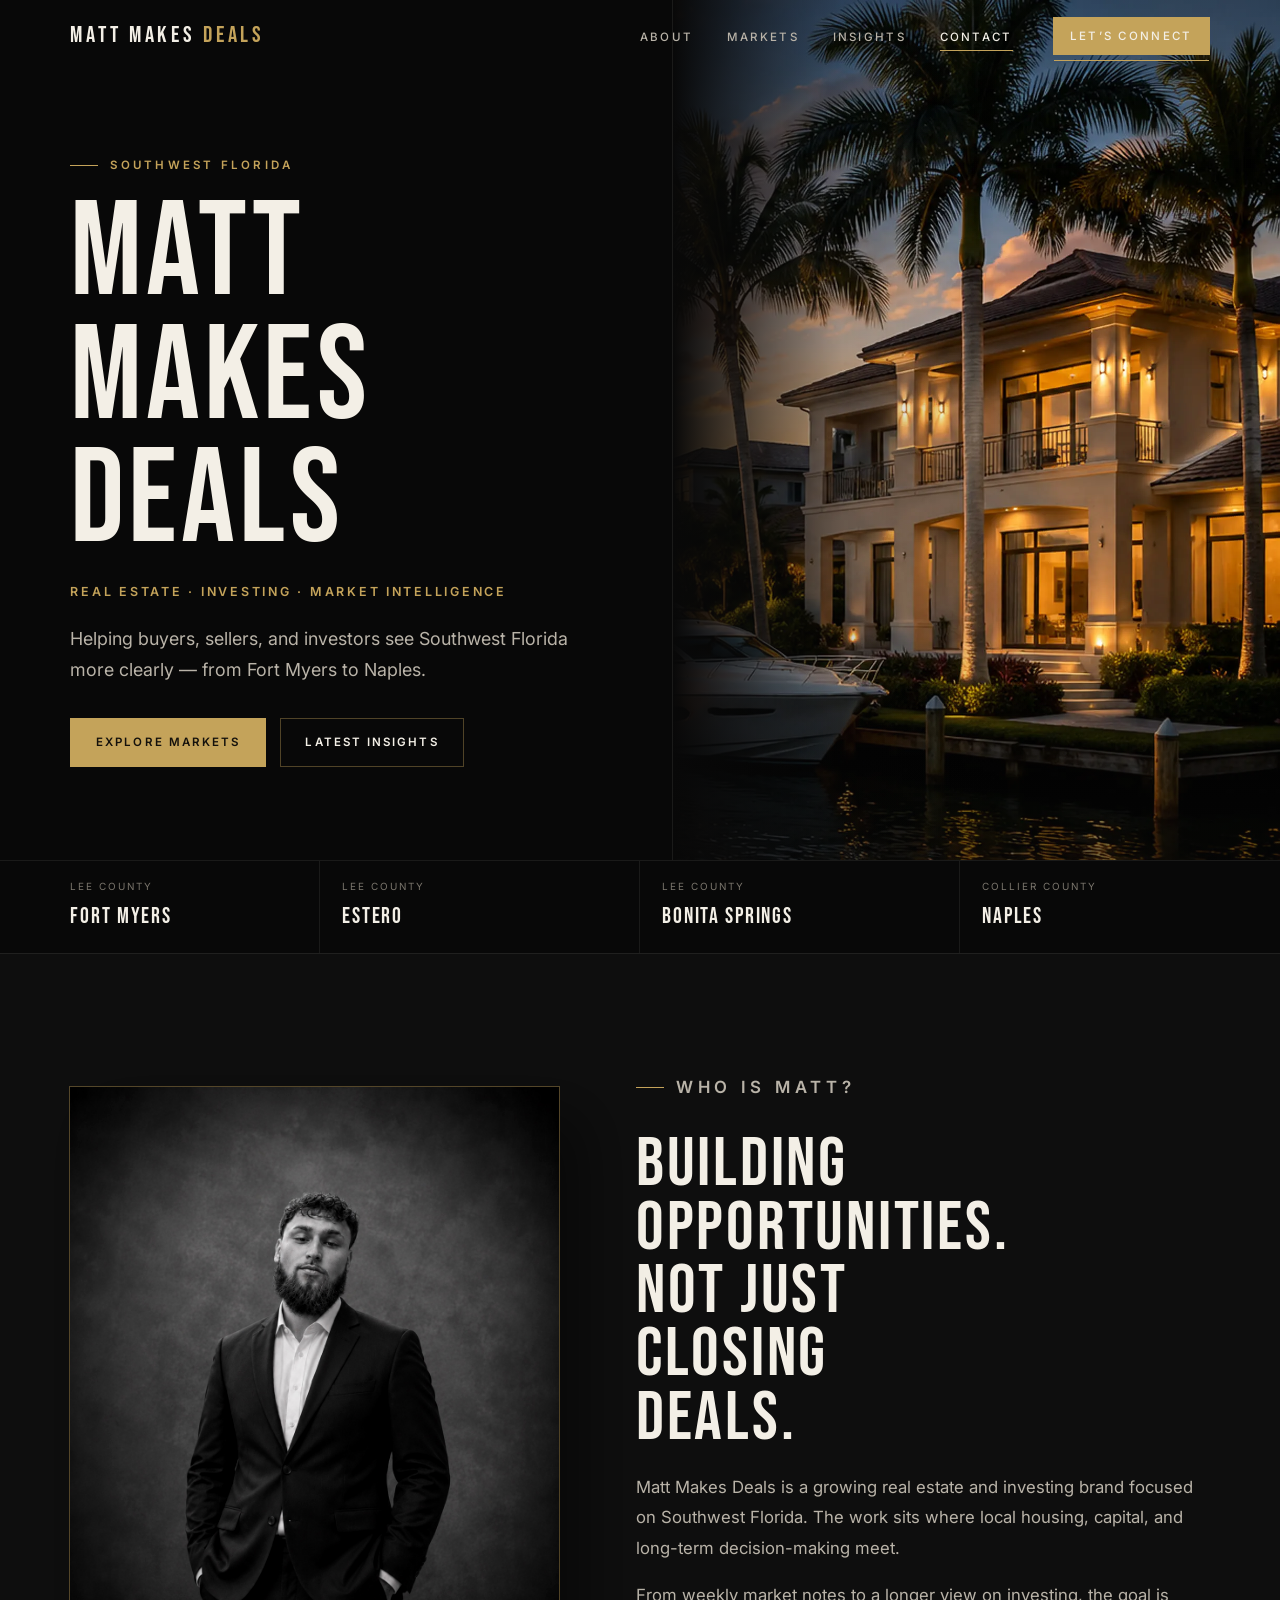
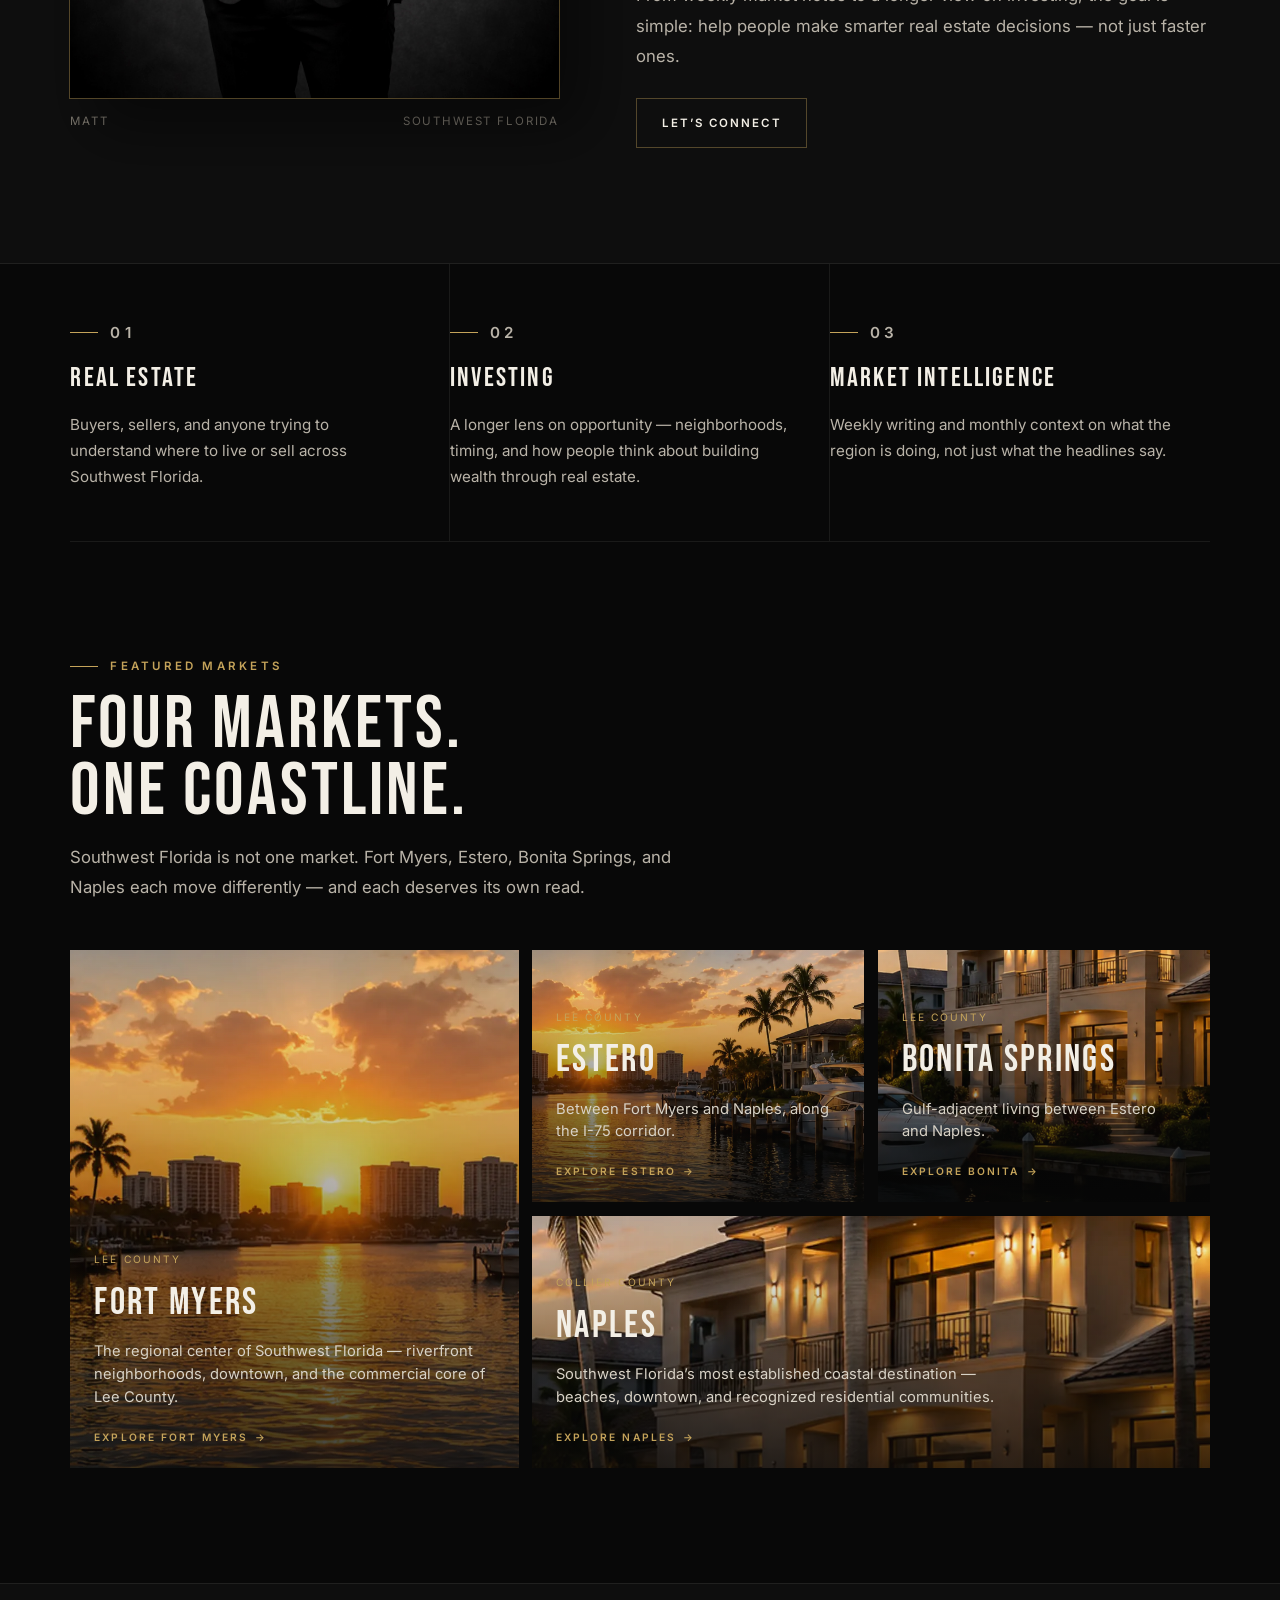
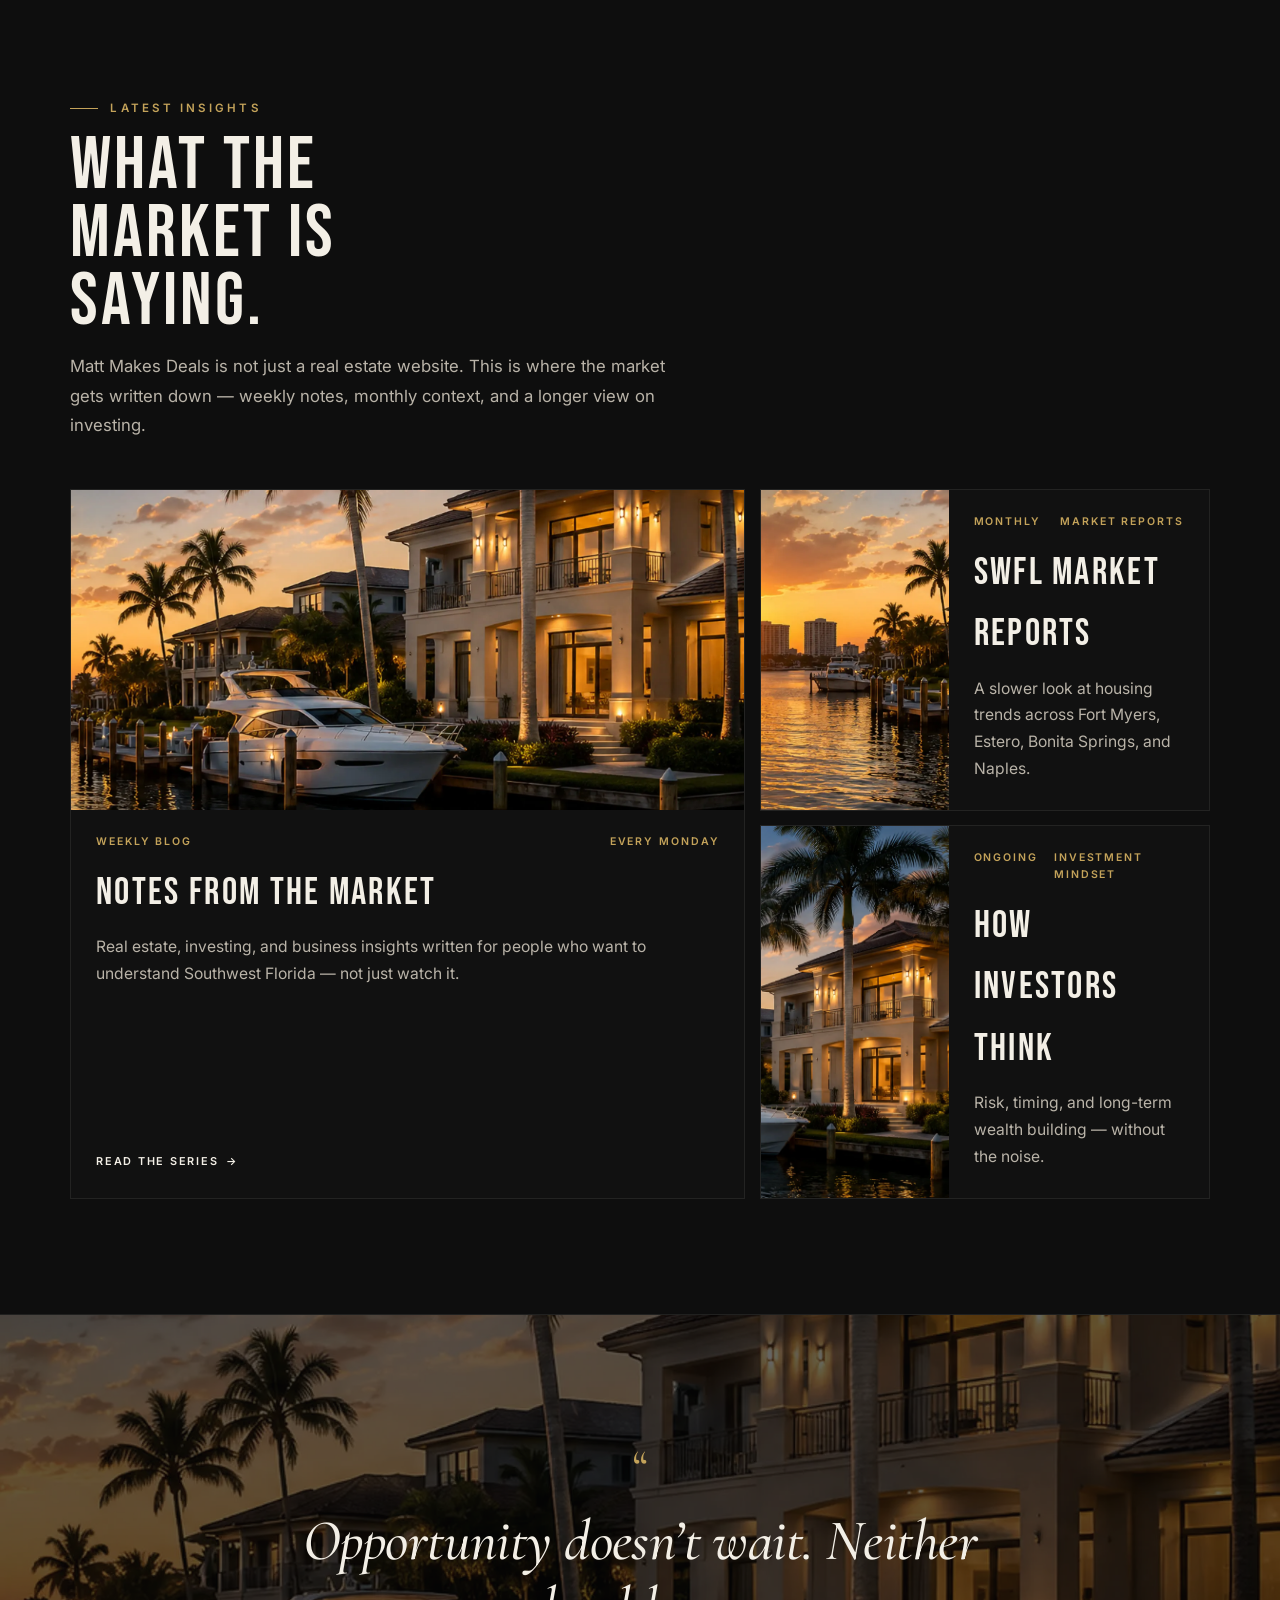
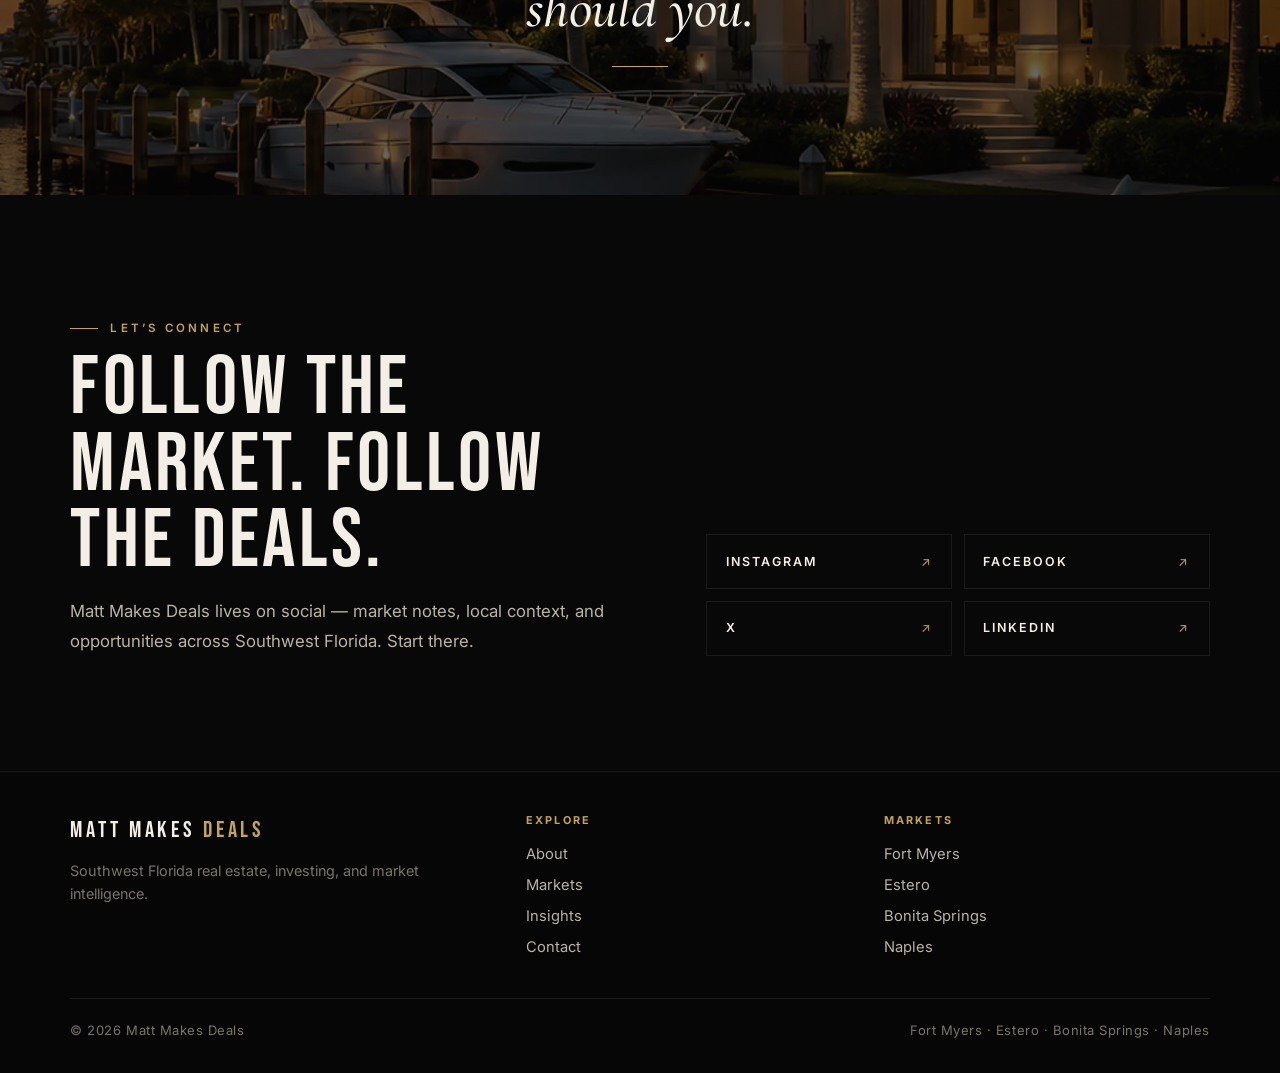
<file: index.html>
<!DOCTYPE html>
<html lang="en">
<head>
  <meta charset="UTF-8">
  <meta name="viewport" content="width=device-width, initial-scale=1.0">
  <title>Matt Makes Deals | Southwest Florida Real Estate &amp; Investing</title>
  <meta name="description" content="Matt Makes Deals covers Southwest Florida real estate, investing, and market intelligence across Fort Myers, Estero, Bonita Springs, and Naples.">
  <link rel="canonical" href="https://mattmakesdeals.com/">
  <meta name="robots" content="index,follow">
  <meta name="author" content="Matt Makes Deals">
  <meta name="theme-color" content="#080808">

  <meta property="og:type" content="website">
  <meta property="og:site_name" content="Matt Makes Deals">
  <meta property="og:title" content="Matt Makes Deals | Southwest Florida Real Estate &amp; Investing">
  <meta property="og:description" content="A Southwest Florida real estate and investing brand covering Fort Myers, Estero, Bonita Springs, and Naples — with weekly insights and market context.">
  <meta property="og:url" content="https://mattmakesdeals.com/">
  <meta property="og:image" content="https://mattmakesdeals.com/images/matt.jpg">
  <meta property="og:image:alt" content="Portrait of Matt, founder of Matt Makes Deals">
  <meta name="twitter:card" content="summary_large_image">
  <meta name="twitter:title" content="Matt Makes Deals | Southwest Florida Real Estate &amp; Investing">
  <meta name="twitter:description" content="Southwest Florida real estate, investing, and market intelligence from Fort Myers to Naples.">
  <meta name="twitter:image" content="https://mattmakesdeals.com/images/matt.jpg">

  <link rel="icon" href="favicon.svg" type="image/svg+xml">
  <link rel="manifest" href="site.webmanifest">
  <link rel="preconnect" href="https://fonts.googleapis.com">
  <link rel="preconnect" href="https://fonts.gstatic.com" crossorigin>
  <link href="https://fonts.googleapis.com/css2?family=Bebas+Neue&family=Cormorant+Garamond:ital,wght@0,500;1,500;1,600&family=Inter:wght@400;500;600&display=swap" rel="stylesheet">
  <link rel="stylesheet" href="style.css">
  <link rel="preload" as="image" href="images/hero-portrait.webp" type="image/webp">

  <script type="application/ld+json">
  {
    "@context": "https://schema.org",
    "@graph": [
      {
        "@type": "WebSite",
        "@id": "https://mattmakesdeals.com/#website",
        "url": "https://mattmakesdeals.com/",
        "name": "Matt Makes Deals",
        "description": "Southwest Florida real estate, investing, and market intelligence covering Fort Myers, Estero, Bonita Springs, and Naples.",
        "inLanguage": "en-US",
        "publisher": { "@id": "https://mattmakesdeals.com/#person" }
      },
      {
        "@type": "Person",
        "@id": "https://mattmakesdeals.com/#person",
        "name": "Matt Makes Deals",
        "url": "https://mattmakesdeals.com/",
        "image": "https://mattmakesdeals.com/images/matt.jpg",
        "description": "Matt Makes Deals is a Southwest Florida real estate and investing brand focused on local markets, investment thinking, and market intelligence.",
        "sameAs": [
          "https://www.instagram.com/mattmakesdeals",
          "https://www.facebook.com/share/18k1EVFECT/",
          "https://x.com/mattmakesdeals",
          "https://www.linkedin.com/in/matt-makes-deals-063016417"
        ],
        "knowsAbout": [
          "Southwest Florida real estate",
          "Fort Myers real estate",
          "Estero real estate",
          "Bonita Springs real estate",
          "Naples real estate",
          "Southwest Florida real estate investing",
          "Southwest Florida market insights",
          "Southwest Florida real estate market reports"
        ],
        "areaServed": [
          { "@type": "City", "name": "Fort Myers", "containedInPlace": { "@type": "State", "name": "Florida" } },
          { "@type": "City", "name": "Estero", "containedInPlace": { "@type": "State", "name": "Florida" } },
          { "@type": "City", "name": "Bonita Springs", "containedInPlace": { "@type": "State", "name": "Florida" } },
          { "@type": "City", "name": "Naples", "containedInPlace": { "@type": "State", "name": "Florida" } }
        ]
      }
    ]
  }
  </script>
</head>
<body>
  <a class="skip-link" href="#main">Skip to content</a>
  <div class="scroll-bar" aria-hidden="true"></div>

  <header class="site-header">
    <a class="logo" href="./">Matt Makes <span>Deals</span></a>
    <button class="nav-toggle" type="button" aria-label="Open menu" aria-expanded="false">
      <span></span>
    </button>
    <ul class="nav-list">
      <li><a href="#about">About</a></li>
      <li><a href="#markets">Markets</a></li>
      <li><a href="insights/">Insights</a></li>
      <li><a href="#contact">Contact</a></li>
      <li><a class="btn nav-cta" href="#contact">Let’s Connect</a></li>
    </ul>
  </header>

  <main id="main">
    <section class="hero" aria-label="Introduction">
      <div class="hero-copy">
        <p class="eyebrow">Southwest Florida</p>
        <h1>Matt<br>Makes Deals</h1>
        <p class="hero-dek">Real Estate · Investing · Market Intelligence</p>
        <p class="hero-lede">Helping buyers, sellers, and investors see Southwest Florida more clearly — from Fort Myers to Naples.</p>
        <div class="btn-row">
          <a class="btn" href="#markets">Explore Markets</a>
          <a class="btn-ghost" href="#insights">Latest Insights</a>
        </div>
      </div>
      <div class="hero-visual">
        <picture>
          <source srcset="images/hero-portrait.webp" type="image/webp">
          <img src="images/hero-portrait.jpg" alt="Waterfront home and private dock at sunset in Southwest Florida" width="1160" height="1640" fetchpriority="high">
        </picture>
      </div>
      <nav class="hero-markets" aria-label="Featured Southwest Florida markets">
        <a href="markets/fort-myers/">
          <span>Lee County</span>
          <strong>Fort Myers</strong>
        </a>
        <a href="markets/estero/">
          <span>Lee County</span>
          <strong>Estero</strong>
        </a>
        <a href="markets/bonita-springs/">
          <span>Lee County</span>
          <strong>Bonita Springs</strong>
        </a>
        <a href="markets/naples/">
          <span>Collier County</span>
          <strong>Naples</strong>
        </a>
      </nav>
    </section>

    <section id="about" class="section about">
      <div class="wrap about-grid">
        <div class="about-media reveal">
          <figure>
            <img src="images/matt.jpg" alt="Portrait of Matt, founder of Matt Makes Deals" width="1122" height="1402">
            <figcaption>
              <span>Matt</span>
              <span>Southwest Florida</span>
            </figcaption>
          </figure>
        </div>
        <div class="about-copy reveal">
          <p class="eyebrow">Who is Matt?</p>
          <h2>Building opportunities. Not just closing deals.</h2>
          <p>Matt Makes Deals is a growing real estate and investing brand focused on Southwest Florida. The work sits where local housing, capital, and long-term decision-making meet.</p>
          <p>From weekly market notes to a longer view on investing, the goal is simple: help people make smarter real estate decisions — not just faster ones.</p>
          <a class="btn-ghost" href="#contact">Let’s Connect</a>
        </div>
      </div>
    </section>

    <section class="focus" aria-label="What Matt Makes Deals covers">
      <div class="focus-grid">
        <article class="focus-item reveal">
          <p class="eyebrow">01</p>
          <h3>Real Estate</h3>
          <p>Buyers, sellers, and anyone trying to understand where to live or sell across Southwest Florida.</p>
        </article>
        <article class="focus-item reveal">
          <p class="eyebrow">02</p>
          <h3>Investing</h3>
          <p>A longer lens on opportunity — neighborhoods, timing, and how people think about building wealth through real estate.</p>
        </article>
        <article class="focus-item reveal">
          <p class="eyebrow">03</p>
          <h3>Market Intelligence</h3>
          <p>Weekly writing and monthly context on what the region is doing, not just what the headlines say.</p>
        </article>
      </div>
    </section>

    <section id="markets" class="section markets">
      <div class="wrap">
        <div class="section-head reveal">
          <p class="eyebrow">Featured Markets</p>
          <h2>Four markets. One coastline.</h2>
          <p class="section-intro">Southwest Florida is not one market. Fort Myers, Estero, Bonita Springs, and Naples each move differently — and each deserves its own read.</p>
        </div>
        <div class="market-grid">
          <a class="market-card reveal" href="markets/fort-myers/">
            <picture>
              <source srcset="images/market-fort-myers.webp" type="image/webp">
              <img src="images/market-fort-myers.jpg" alt="Sunset over the Fort Myers waterfront and skyline" width="1440" height="960" loading="lazy">
            </picture>
            <div class="market-card-copy">
              <span>Lee County</span>
              <h3>Fort Myers</h3>
              <p>The regional center of Southwest Florida — riverfront neighborhoods, downtown, and the commercial core of Lee County.</p>
              <span class="more">Explore Fort Myers</span>
            </div>
          </a>
          <a class="market-card reveal" href="markets/estero/">
            <picture>
              <source srcset="images/market-estero.webp" type="image/webp">
              <img src="images/market-estero.jpg" alt="Golden hour over a Southwest Florida waterway near Estero" width="1600" height="894" loading="lazy">
            </picture>
            <div class="market-card-copy">
              <span>Lee County</span>
              <h3>Estero</h3>
              <p>Between Fort Myers and Naples, along the I-75 corridor.</p>
              <span class="more">Explore Estero</span>
            </div>
          </a>
          <a class="market-card reveal" href="markets/bonita-springs/">
            <picture>
              <source srcset="images/market-bonita.webp" type="image/webp">
              <img src="images/market-bonita.jpg" alt="Private dock and waterfront living in Bonita Springs" width="1000" height="1040" loading="lazy">
            </picture>
            <div class="market-card-copy">
              <span>Lee County</span>
              <h3>Bonita Springs</h3>
              <p>Gulf-adjacent living between Estero and Naples.</p>
              <span class="more">Explore Bonita</span>
            </div>
          </a>
          <a class="market-card reveal" href="markets/naples/">
            <picture>
              <source srcset="images/market-naples.webp" type="image/webp">
              <img src="images/market-naples.jpg" alt="Luxury waterfront home and yacht at dusk in the Naples area" width="1120" height="1560" loading="lazy">
            </picture>
            <div class="market-card-copy">
              <span>Collier County</span>
              <h3>Naples</h3>
              <p>Southwest Florida’s most established coastal destination — beaches, downtown, and recognized residential communities.</p>
              <span class="more">Explore Naples</span>
            </div>
          </a>
        </div>
      </div>
    </section>

    <section id="insights" class="section insights">
      <div class="wrap">
        <div class="section-head reveal">
          <p class="eyebrow">Latest Insights</p>
          <h2>What the market is saying.</h2>
          <p class="section-intro">Matt Makes Deals is not just a real estate website. This is where the market gets written down — weekly notes, monthly context, and a longer view on investing.</p>
        </div>
        <div class="insight-layout">
          <a class="insight insight-featured reveal" href="insights/">
            <div class="insight-media">
              <picture>
                <source srcset="images/quote-bg.webp" type="image/webp">
                <img src="images/quote-bg.jpg" alt="Southwest Florida waterfront at sunset" width="1800" height="840" loading="lazy">
              </picture>
            </div>
            <div class="insight-body">
              <div class="insight-meta">
                <span>Weekly Blog</span>
                <span>Every Monday</span>
              </div>
              <h3>Notes from the market</h3>
              <p>Real estate, investing, and business insights written for people who want to understand Southwest Florida — not just watch it.</p>
              <span class="more">Read the series</span>
            </div>
          </a>
          <div class="insight-stack">
            <a class="insight reveal" href="insights/#market-reports">
              <div class="insight-media">
                <picture>
                  <source srcset="images/market-estero.webp" type="image/webp">
                  <img src="images/market-estero.jpg" alt="Canal and sunset light across Southwest Florida" width="1600" height="894" loading="lazy">
                </picture>
              </div>
              <div class="insight-body">
                <div class="insight-meta">
                  <span>Monthly</span>
                  <span>Market Reports</span>
                </div>
                <h3>SWFL market reports</h3>
                <p>A slower look at housing trends across Fort Myers, Estero, Bonita Springs, and Naples.</p>
              </div>
            </a>
            <a class="insight reveal" href="insights/#investment-mindset">
              <div class="insight-media">
                <picture>
                  <source srcset="images/market-naples.webp" type="image/webp">
                  <img src="images/market-naples.jpg" alt="Waterfront estate and dock in Southwest Florida" width="1120" height="1560" loading="lazy">
                </picture>
              </div>
              <div class="insight-body">
                <div class="insight-meta">
                  <span>Ongoing</span>
                  <span>Investment Mindset</span>
                </div>
                <h3>How investors think</h3>
                <p>Risk, timing, and long-term wealth building — without the noise.</p>
              </div>
            </a>
          </div>
        </div>
      </div>
    </section>

    <section class="quote" aria-label="Brand statement">
      <div class="quote-media" aria-hidden="true">
        <picture>
          <source srcset="images/quote-bg.webp" type="image/webp">
          <img src="images/quote-bg.jpg" alt="" width="1800" height="840" loading="lazy">
        </picture>
      </div>
      <div class="quote-inner reveal">
        <span class="quote-mark" aria-hidden="true">“</span>
        <blockquote>Opportunity doesn’t wait. Neither should you.</blockquote>
        <div class="quote-rule"></div>
      </div>
    </section>

    <section id="contact" class="section contact">
      <div class="wrap contact-grid">
        <div class="reveal">
          <p class="eyebrow">Let’s Connect</p>
          <h2>Follow the market. Follow the deals.</h2>
          <p class="lede">Matt Makes Deals lives on social — market notes, local context, and opportunities across Southwest Florida. Start there.</p>
        </div>
        <div class="social-list reveal">
          <a href="https://www.instagram.com/mattmakesdeals" rel="noopener noreferrer" target="_blank">Instagram <span>↗</span></a>
          <a href="https://www.facebook.com/share/18k1EVFECT/" rel="noopener noreferrer" target="_blank">Facebook <span>↗</span></a>
          <a href="https://x.com/mattmakesdeals" rel="noopener noreferrer" target="_blank">X <span>↗</span></a>
          <a href="https://www.linkedin.com/in/matt-makes-deals-063016417" rel="noopener noreferrer" target="_blank">LinkedIn <span>↗</span></a>
        </div>
      </div>
    </section>
  </main>

  <footer class="site-footer">
    <div class="footer-top">
      <div class="footer-brand">
        <a class="logo" href="./">Matt Makes <span>Deals</span></a>
        <p>Southwest Florida real estate, investing, and market intelligence.</p>
      </div>
      <div class="footer-col">
        <h3>Explore</h3>
        <a href="#about">About</a>
        <a href="#markets">Markets</a>
        <a href="insights/">Insights</a>
        <a href="#contact">Contact</a>
      </div>
      <div class="footer-col">
        <h3>Markets</h3>
        <a href="markets/fort-myers/">Fort Myers</a>
        <a href="markets/estero/">Estero</a>
        <a href="markets/bonita-springs/">Bonita Springs</a>
        <a href="markets/naples/">Naples</a>
      </div>
    </div>
    <div class="footer-bottom">
      <span>© 2026 Matt Makes Deals</span>
      <span>Fort Myers · Estero · Bonita Springs · Naples</span>
    </div>
  </footer>

  <script src="script.js"></script>
</body>
</html>
</file>
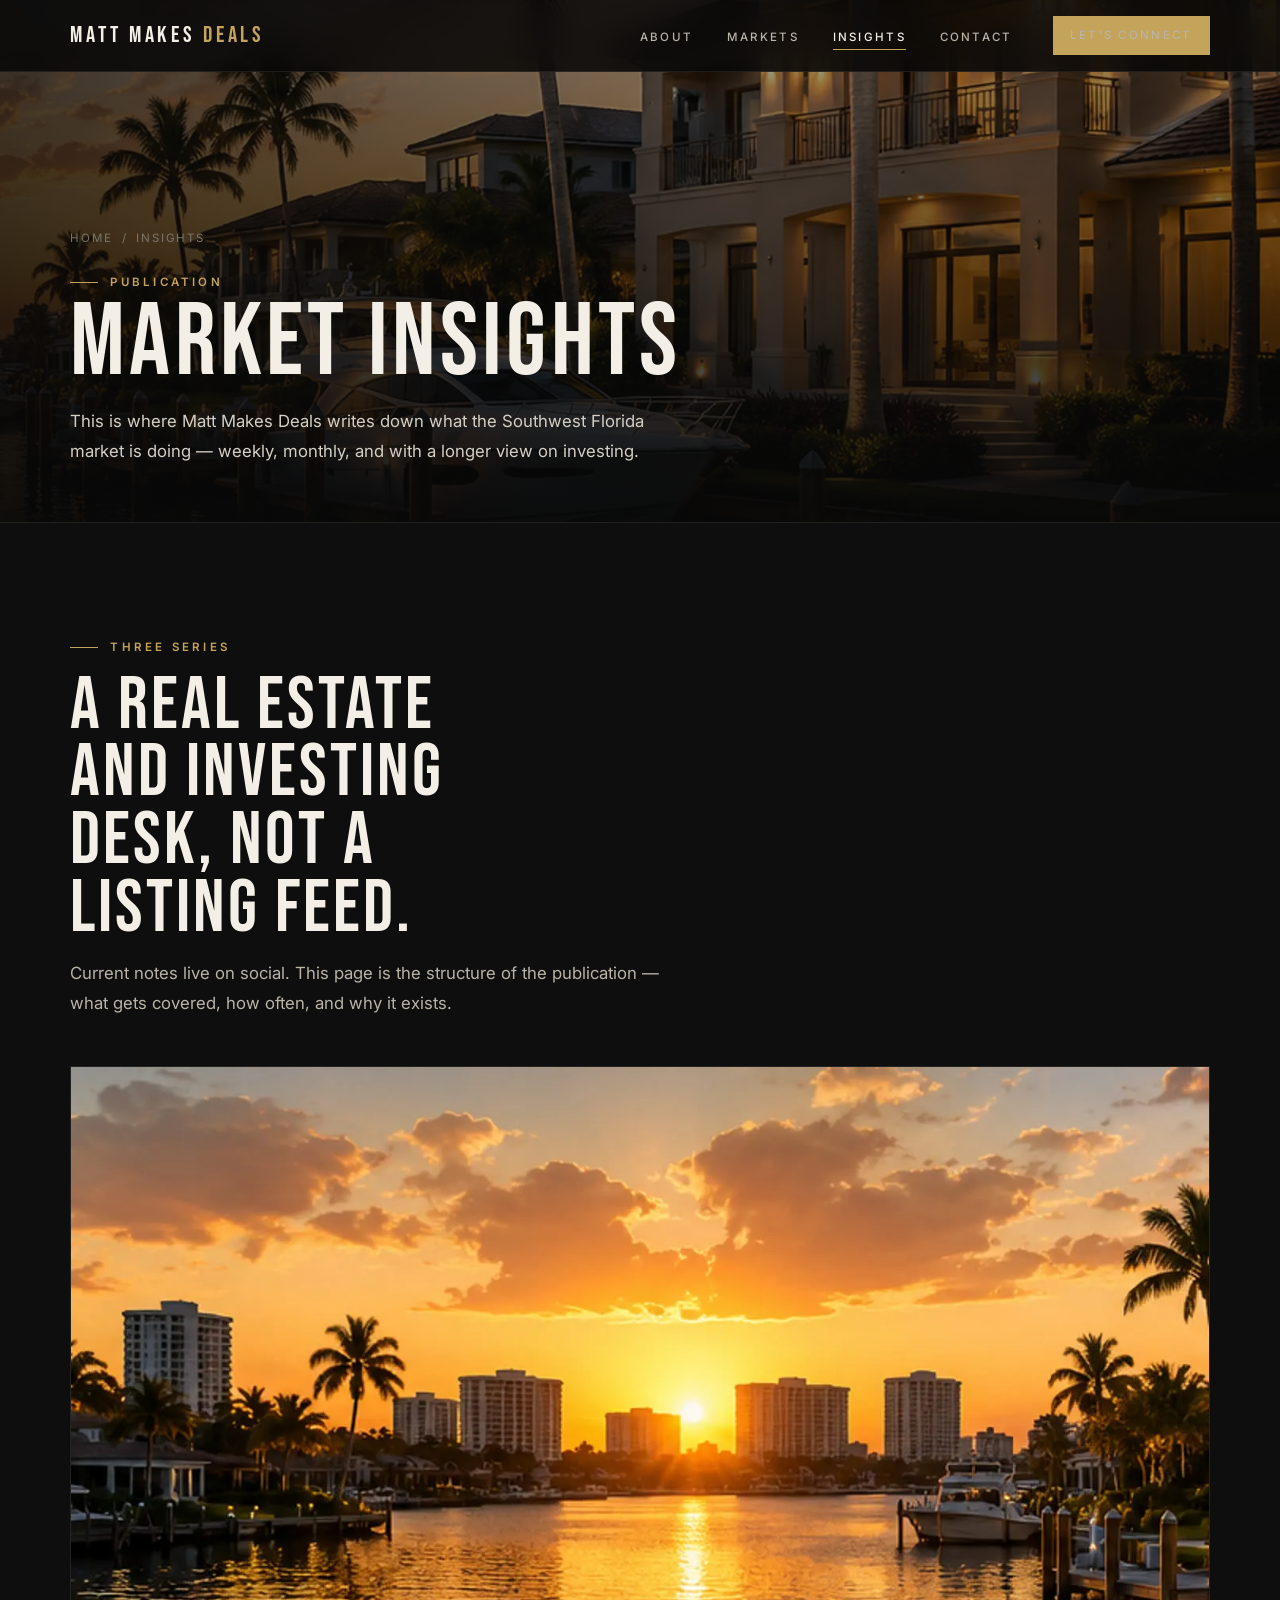
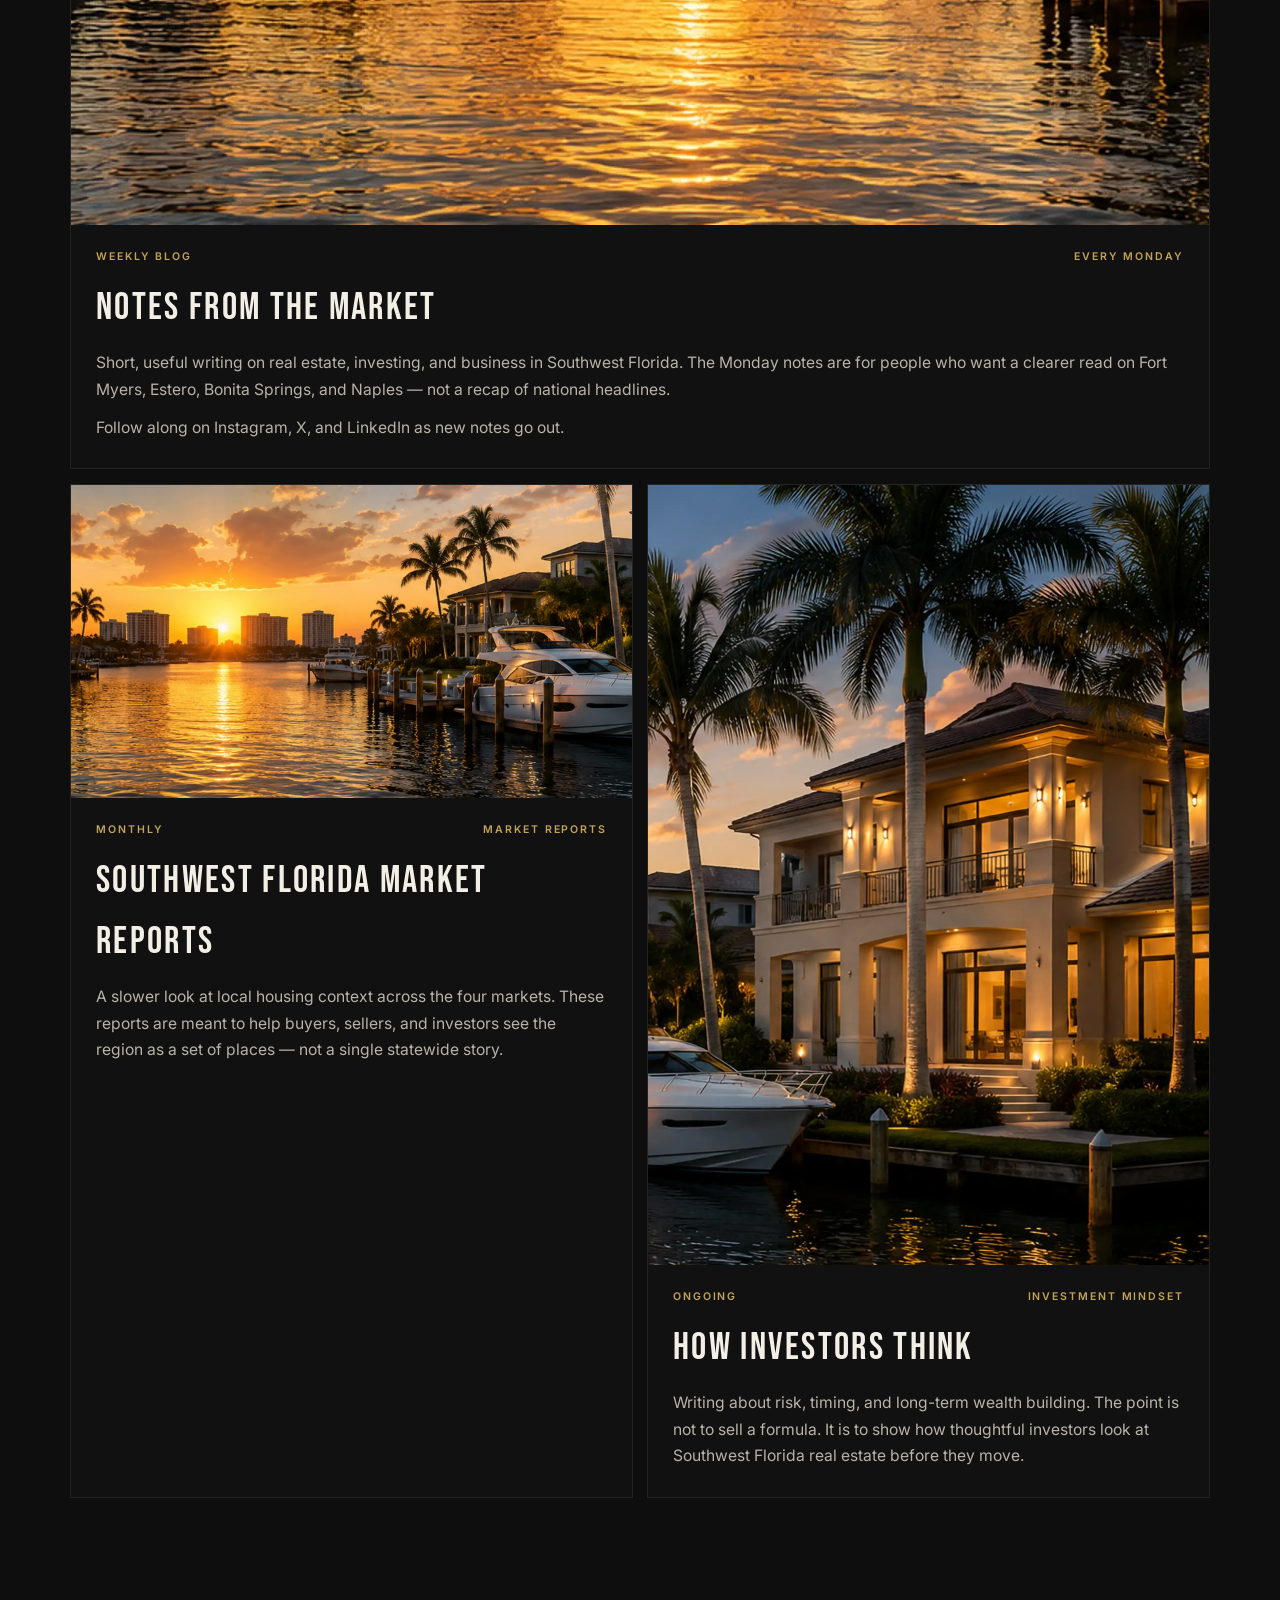
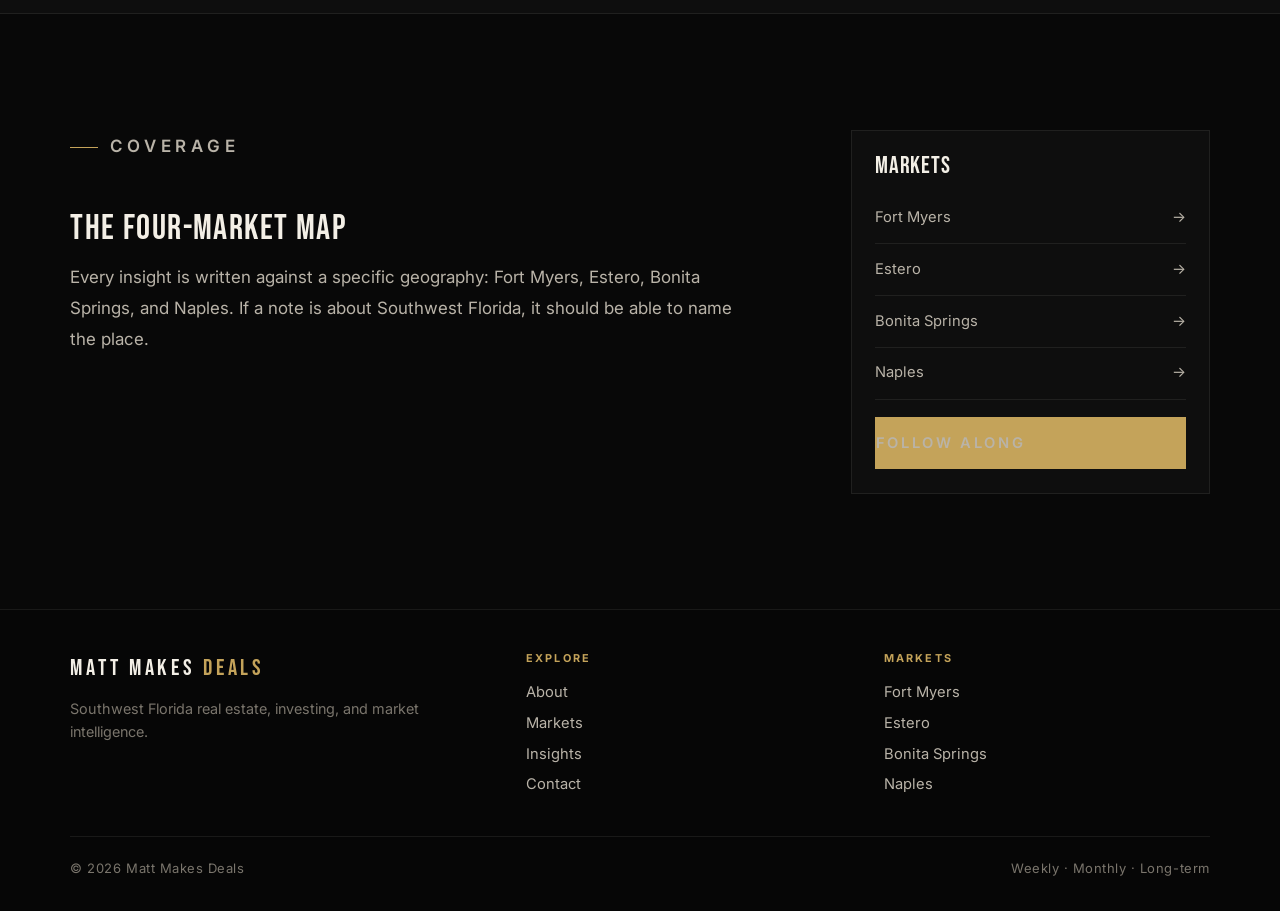
<file: insights/index.html>
<!DOCTYPE html>
<html lang="en">
<head>
  <meta charset="UTF-8">
  <meta name="viewport" content="width=device-width, initial-scale=1.0">
  <title>Southwest Florida Market Insights | Matt Makes Deals</title>
  <meta name="description" content="Southwest Florida market insights from Matt Makes Deals — weekly blog notes, monthly market reports, and investment mindset writing covering Fort Myers, Estero, Bonita Springs, and Naples.">
  <link rel="canonical" href="https://mattmakesdeals.com/insights/">
  <meta name="robots" content="index,follow">
  <meta name="theme-color" content="#080808">
  <meta property="og:type" content="website">
  <meta property="og:site_name" content="Matt Makes Deals">
  <meta property="og:title" content="Southwest Florida Market Insights | Matt Makes Deals">
  <meta property="og:description" content="Weekly notes, monthly market reports, and investment writing on Southwest Florida real estate.">
  <meta property="og:url" content="https://mattmakesdeals.com/insights/">
  <meta property="og:image" content="https://mattmakesdeals.com/images/quote-bg.jpg">
  <meta name="twitter:card" content="summary_large_image">
  <meta name="twitter:title" content="Southwest Florida Market Insights | Matt Makes Deals">
  <meta name="twitter:description" content="Weekly notes, monthly market reports, and investment writing on Southwest Florida real estate.">
  <link rel="icon" href="../favicon.svg" type="image/svg+xml">
  <link rel="preconnect" href="https://fonts.googleapis.com">
  <link rel="preconnect" href="https://fonts.gstatic.com" crossorigin>
  <link href="https://fonts.googleapis.com/css2?family=Bebas+Neue&family=Cormorant+Garamond:ital,wght@0,500;1,500;1,600&family=Inter:wght@400;500;600&display=swap" rel="stylesheet">
  <link rel="stylesheet" href="../style.css">
  <script type="application/ld+json">
  {
    "@context": "https://schema.org",
    "@graph": [
      {
        "@type": "CollectionPage",
        "name": "Southwest Florida Market Insights",
        "url": "https://mattmakesdeals.com/insights/",
        "description": "Weekly blog notes, monthly market reports, and investment mindset writing from Matt Makes Deals.",
        "isPartOf": { "@type": "WebSite", "name": "Matt Makes Deals", "url": "https://mattmakesdeals.com/" },
        "about": [
          "Southwest Florida real estate",
          "Southwest Florida real estate investing",
          "Southwest Florida market insights",
          "Southwest Florida real estate market reports"
        ]
      },
      {
        "@type": "BreadcrumbList",
        "itemListElement": [
          { "@type": "ListItem", "position": 1, "name": "Home", "item": "https://mattmakesdeals.com/" },
          { "@type": "ListItem", "position": 2, "name": "Insights", "item": "https://mattmakesdeals.com/insights/" }
        ]
      }
    ]
  }
  </script>
</head>
<body>
  <a class="skip-link" href="#main">Skip to content</a>
  <div class="scroll-bar" aria-hidden="true"></div>

  <header class="site-header">
    <a class="logo" href="../">Matt Makes <span>Deals</span></a>
    <button class="nav-toggle" type="button" aria-label="Open menu" aria-expanded="false"><span></span></button>
    <ul class="nav-list">
      <li><a href="../#about">About</a></li>
      <li><a href="../#markets">Markets</a></li>
      <li><a class="is-active" href="./">Insights</a></li>
      <li><a href="../#contact">Contact</a></li>
      <li><a class="btn nav-cta" href="../#contact">Let’s Connect</a></li>
    </ul>
  </header>

  <main id="main">
    <section class="page-hero">
      <div class="page-hero-media">
        <picture>
          <source srcset="../images/quote-bg.webp" type="image/webp">
          <img src="../images/quote-bg.jpg" alt="Southwest Florida waterfront at sunset" width="1800" height="840">
        </picture>
      </div>
      <div class="page-hero-copy">
        <nav class="crumb" aria-label="Breadcrumb">
          <a href="../">Home</a>
          <span>/</span>
          <span>Insights</span>
        </nav>
        <p class="eyebrow">Publication</p>
        <h1>Market Insights</h1>
        <p class="lede">This is where Matt Makes Deals writes down what the Southwest Florida market is doing — weekly, monthly, and with a longer view on investing.</p>
      </div>
    </section>

    <section class="section insights">
      <div class="wrap">
        <div class="section-head reveal">
          <p class="eyebrow">Three series</p>
          <h2>A real estate and investing desk, not a listing feed.</h2>
          <p class="section-intro">Current notes live on social. This page is the structure of the publication — what gets covered, how often, and why it exists.</p>
        </div>

        <div class="insight-page-grid">
          <article id="weekly-blog" class="insight insight-featured reveal">
            <div class="insight-media">
              <picture>
                <source srcset="../images/market-fort-myers.webp" type="image/webp">
                <img src="../images/market-fort-myers.jpg" alt="Sunset over a Southwest Florida waterfront" width="1440" height="960">
              </picture>
            </div>
            <div class="insight-body">
              <div class="insight-meta">
                <span>Weekly Blog</span>
                <span>Every Monday</span>
              </div>
              <h3>Notes from the market</h3>
              <p>Short, useful writing on real estate, investing, and business in Southwest Florida. The Monday notes are for people who want a clearer read on Fort Myers, Estero, Bonita Springs, and Naples — not a recap of national headlines.</p>
              <p>Follow along on Instagram, X, and LinkedIn as new notes go out.</p>
            </div>
          </article>

          <article id="market-reports" class="insight reveal">
            <div class="insight-media">
              <picture>
                <source srcset="../images/market-estero.webp" type="image/webp">
                <img src="../images/market-estero.jpg" alt="Canal and sunset light across Southwest Florida" width="1600" height="894" loading="lazy">
              </picture>
            </div>
            <div class="insight-body">
              <div class="insight-meta">
                <span>Monthly</span>
                <span>Market Reports</span>
              </div>
              <h3>Southwest Florida market reports</h3>
              <p>A slower look at local housing context across the four markets. These reports are meant to help buyers, sellers, and investors see the region as a set of places — not a single statewide story.</p>
            </div>
          </article>

          <article id="investment-mindset" class="insight reveal">
            <div class="insight-media">
              <picture>
                <source srcset="../images/market-naples.webp" type="image/webp">
                <img src="../images/market-naples.jpg" alt="Waterfront estate in Southwest Florida" width="1120" height="1560" loading="lazy">
              </picture>
            </div>
            <div class="insight-body">
              <div class="insight-meta">
                <span>Ongoing</span>
                <span>Investment Mindset</span>
              </div>
              <h3>How investors think</h3>
              <p>Writing about risk, timing, and long-term wealth building. The point is not to sell a formula. It is to show how thoughtful investors look at Southwest Florida real estate before they move.</p>
            </div>
          </article>
        </div>
      </div>
    </section>

    <section class="section">
      <div class="wrap article">
        <div class="prose reveal">
          <p class="eyebrow">Coverage</p>
          <h2>The four-market map</h2>
          <p>Every insight is written against a specific geography: Fort Myers, Estero, Bonita Springs, and Naples. If a note is about Southwest Florida, it should be able to name the place.</p>
        </div>
        <aside class="side-card reveal">
          <h2>Markets</h2>
          <a href="../markets/fort-myers/">Fort Myers <span>→</span></a>
          <a href="../markets/estero/">Estero <span>→</span></a>
          <a href="../markets/bonita-springs/">Bonita Springs <span>→</span></a>
          <a href="../markets/naples/">Naples <span>→</span></a>
          <a class="btn" href="../#contact">Follow along</a>
        </aside>
      </div>
    </section>
  </main>

  <footer class="site-footer">
    <div class="footer-top">
      <div class="footer-brand">
        <a class="logo" href="../">Matt Makes <span>Deals</span></a>
        <p>Southwest Florida real estate, investing, and market intelligence.</p>
      </div>
      <div class="footer-col">
        <h3>Explore</h3>
        <a href="../#about">About</a>
        <a href="../#markets">Markets</a>
        <a href="./">Insights</a>
        <a href="../#contact">Contact</a>
      </div>
      <div class="footer-col">
        <h3>Markets</h3>
        <a href="../markets/fort-myers/">Fort Myers</a>
        <a href="../markets/estero/">Estero</a>
        <a href="../markets/bonita-springs/">Bonita Springs</a>
        <a href="../markets/naples/">Naples</a>
      </div>
    </div>
    <div class="footer-bottom">
      <span>© 2026 Matt Makes Deals</span>
      <span>Weekly · Monthly · Long-term</span>
    </div>
  </footer>

  <script src="../script.js"></script>
</body>
</html>
</file>
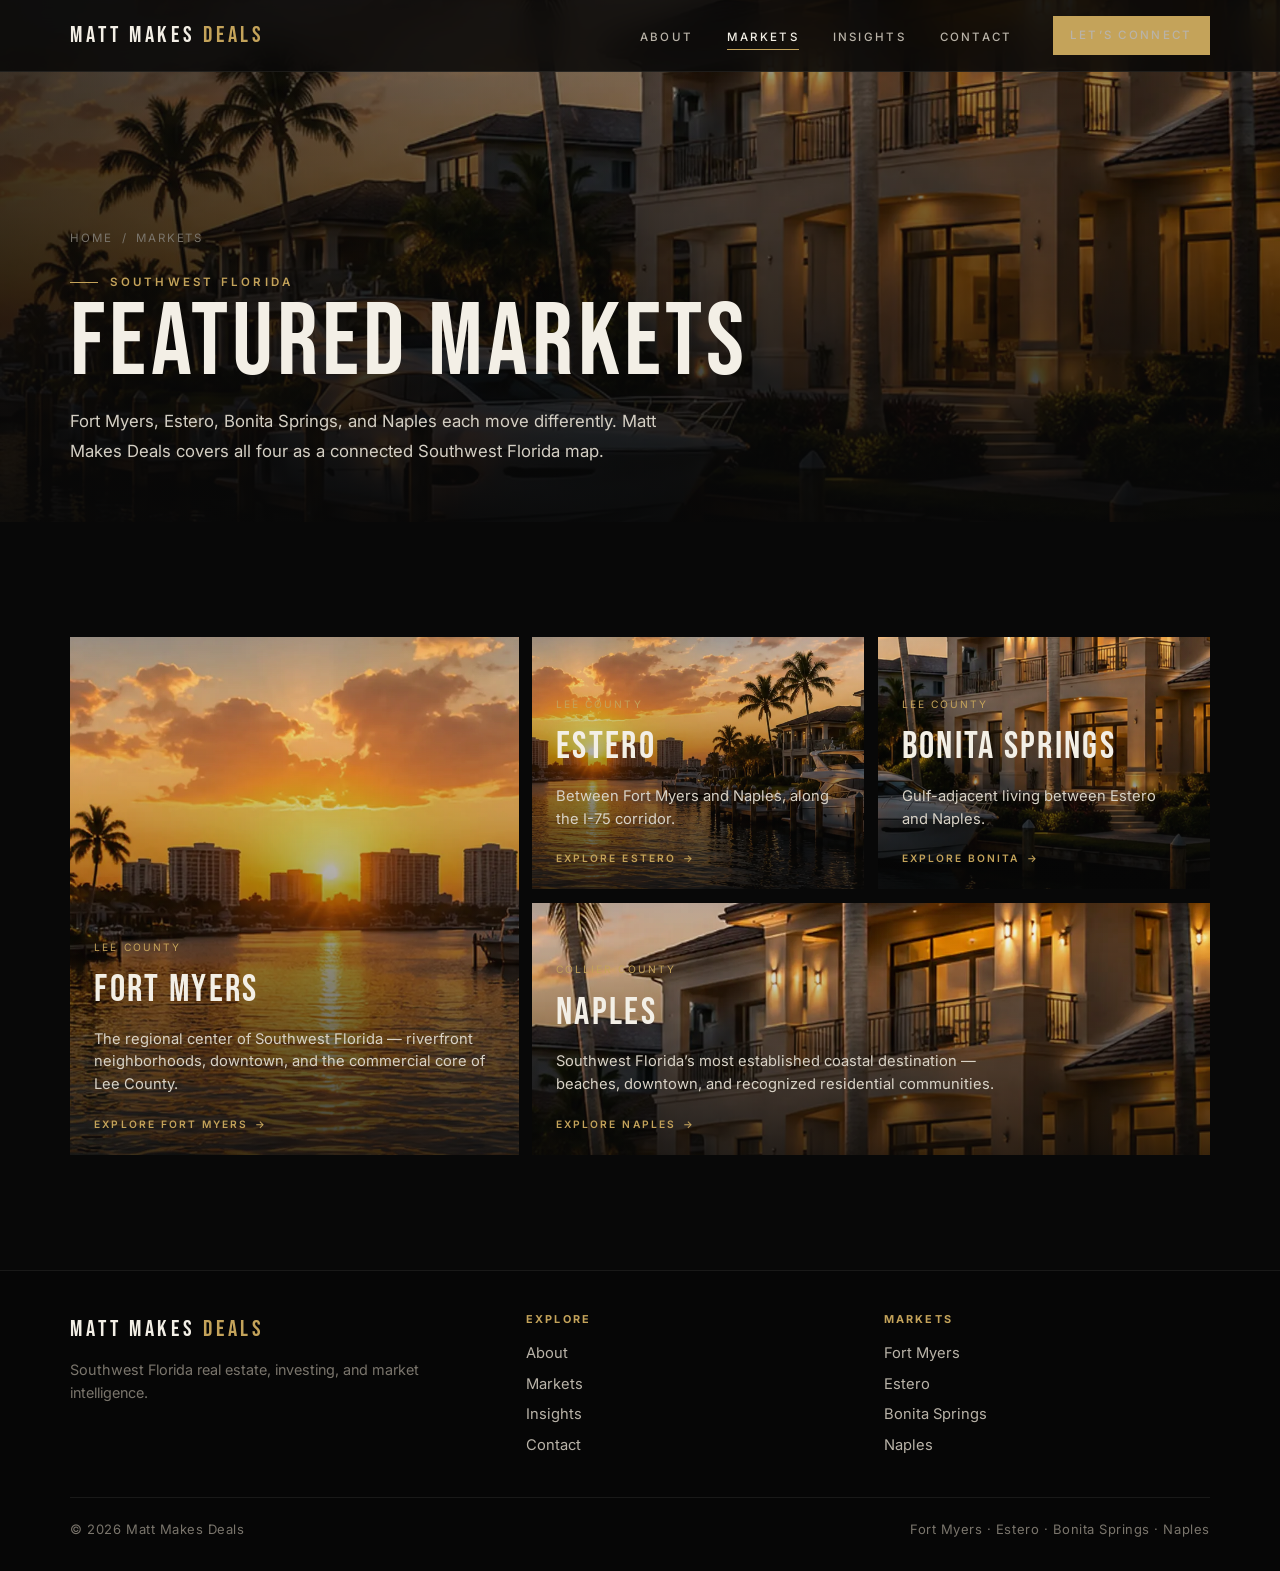
<file: markets/index.html>
<!DOCTYPE html>
<html lang="en">
<head>
  <meta charset="UTF-8">
  <meta name="viewport" content="width=device-width, initial-scale=1.0">
  <title>Southwest Florida Markets | Matt Makes Deals</title>
  <meta name="description" content="Explore the four Southwest Florida real estate markets covered by Matt Makes Deals: Fort Myers, Estero, Bonita Springs, and Naples.">
  <link rel="canonical" href="https://mattmakesdeals.com/markets/">
  <meta name="robots" content="index,follow">
  <meta name="theme-color" content="#080808">
  <meta property="og:type" content="website">
  <meta property="og:title" content="Southwest Florida Markets | Matt Makes Deals">
  <meta property="og:description" content="Fort Myers, Estero, Bonita Springs, and Naples — four markets, one coastline.">
  <meta property="og:url" content="https://mattmakesdeals.com/markets/">
  <meta property="og:image" content="https://mattmakesdeals.com/images/quote-bg.jpg">
  <link rel="icon" href="../favicon.svg" type="image/svg+xml">
  <link rel="preconnect" href="https://fonts.googleapis.com">
  <link rel="preconnect" href="https://fonts.gstatic.com" crossorigin>
  <link href="https://fonts.googleapis.com/css2?family=Bebas+Neue&family=Cormorant+Garamond:ital,wght@0,500;1,500;1,600&family=Inter:wght@400;500;600&display=swap" rel="stylesheet">
  <link rel="stylesheet" href="../style.css">
</head>
<body>
  <a class="skip-link" href="#main">Skip to content</a>
  <div class="scroll-bar" aria-hidden="true"></div>
  <header class="site-header">
    <a class="logo" href="../">Matt Makes <span>Deals</span></a>
    <button class="nav-toggle" type="button" aria-label="Open menu" aria-expanded="false"><span></span></button>
    <ul class="nav-list">
      <li><a href="../#about">About</a></li>
      <li><a class="is-active" href="./">Markets</a></li>
      <li><a href="../insights/">Insights</a></li>
      <li><a href="../#contact">Contact</a></li>
      <li><a class="btn nav-cta" href="../#contact">Let’s Connect</a></li>
    </ul>
  </header>
  <main id="main">
    <section class="page-hero">
      <div class="page-hero-media">
        <picture>
          <source srcset="../images/quote-bg.webp" type="image/webp">
          <img src="../images/quote-bg.jpg" alt="Southwest Florida waterfront at sunset" width="1800" height="840">
        </picture>
      </div>
      <div class="page-hero-copy">
        <nav class="crumb" aria-label="Breadcrumb">
          <a href="../">Home</a>
          <span>/</span>
          <span>Markets</span>
        </nav>
        <p class="eyebrow">Southwest Florida</p>
        <h1>Featured Markets</h1>
        <p class="lede">Fort Myers, Estero, Bonita Springs, and Naples each move differently. Matt Makes Deals covers all four as a connected Southwest Florida map.</p>
      </div>
    </section>
    <section class="section markets">
      <div class="wrap">
        <div class="market-grid">
          <a class="market-card reveal" href="fort-myers/">
            <picture>
              <source srcset="../images/market-fort-myers.webp" type="image/webp">
              <img src="../images/market-fort-myers.jpg" alt="Sunset over the Fort Myers waterfront and skyline" width="1440" height="960">
            </picture>
            <div class="market-card-copy">
              <span>Lee County</span>
              <h3>Fort Myers</h3>
              <p>The regional center of Southwest Florida — riverfront neighborhoods, downtown, and the commercial core of Lee County.</p>
              <span class="more">Explore Fort Myers</span>
            </div>
          </a>
          <a class="market-card reveal" href="estero/">
            <picture>
              <source srcset="../images/market-estero.webp" type="image/webp">
              <img src="../images/market-estero.jpg" alt="Golden hour over a Southwest Florida waterway near Estero" width="1600" height="894" loading="lazy">
            </picture>
            <div class="market-card-copy">
              <span>Lee County</span>
              <h3>Estero</h3>
              <p>Between Fort Myers and Naples, along the I-75 corridor.</p>
              <span class="more">Explore Estero</span>
            </div>
          </a>
          <a class="market-card reveal" href="bonita-springs/">
            <picture>
              <source srcset="../images/market-bonita.webp" type="image/webp">
              <img src="../images/market-bonita.jpg" alt="Private dock and waterfront living in Bonita Springs" width="1000" height="1040" loading="lazy">
            </picture>
            <div class="market-card-copy">
              <span>Lee County</span>
              <h3>Bonita Springs</h3>
              <p>Gulf-adjacent living between Estero and Naples.</p>
              <span class="more">Explore Bonita</span>
            </div>
          </a>
          <a class="market-card reveal" href="naples/">
            <picture>
              <source srcset="../images/market-naples.webp" type="image/webp">
              <img src="../images/market-naples.jpg" alt="Luxury waterfront home and yacht at dusk in the Naples area" width="1120" height="1560" loading="lazy">
            </picture>
            <div class="market-card-copy">
              <span>Collier County</span>
              <h3>Naples</h3>
              <p>Southwest Florida’s most established coastal destination — beaches, downtown, and recognized residential communities.</p>
              <span class="more">Explore Naples</span>
            </div>
          </a>
        </div>
      </div>
    </section>
  </main>
  <footer class="site-footer">
    <div class="footer-top">
      <div class="footer-brand">
        <a class="logo" href="../">Matt Makes <span>Deals</span></a>
        <p>Southwest Florida real estate, investing, and market intelligence.</p>
      </div>
      <div class="footer-col">
        <h3>Explore</h3>
        <a href="../#about">About</a>
        <a href="./">Markets</a>
        <a href="../insights/">Insights</a>
        <a href="../#contact">Contact</a>
      </div>
      <div class="footer-col">
        <h3>Markets</h3>
        <a href="fort-myers/">Fort Myers</a>
        <a href="estero/">Estero</a>
        <a href="bonita-springs/">Bonita Springs</a>
        <a href="naples/">Naples</a>
      </div>
    </div>
    <div class="footer-bottom">
      <span>© 2026 Matt Makes Deals</span>
      <span>Fort Myers · Estero · Bonita Springs · Naples</span>
    </div>
  </footer>
  <script src="../script.js"></script>
</body>
</html>
</file>
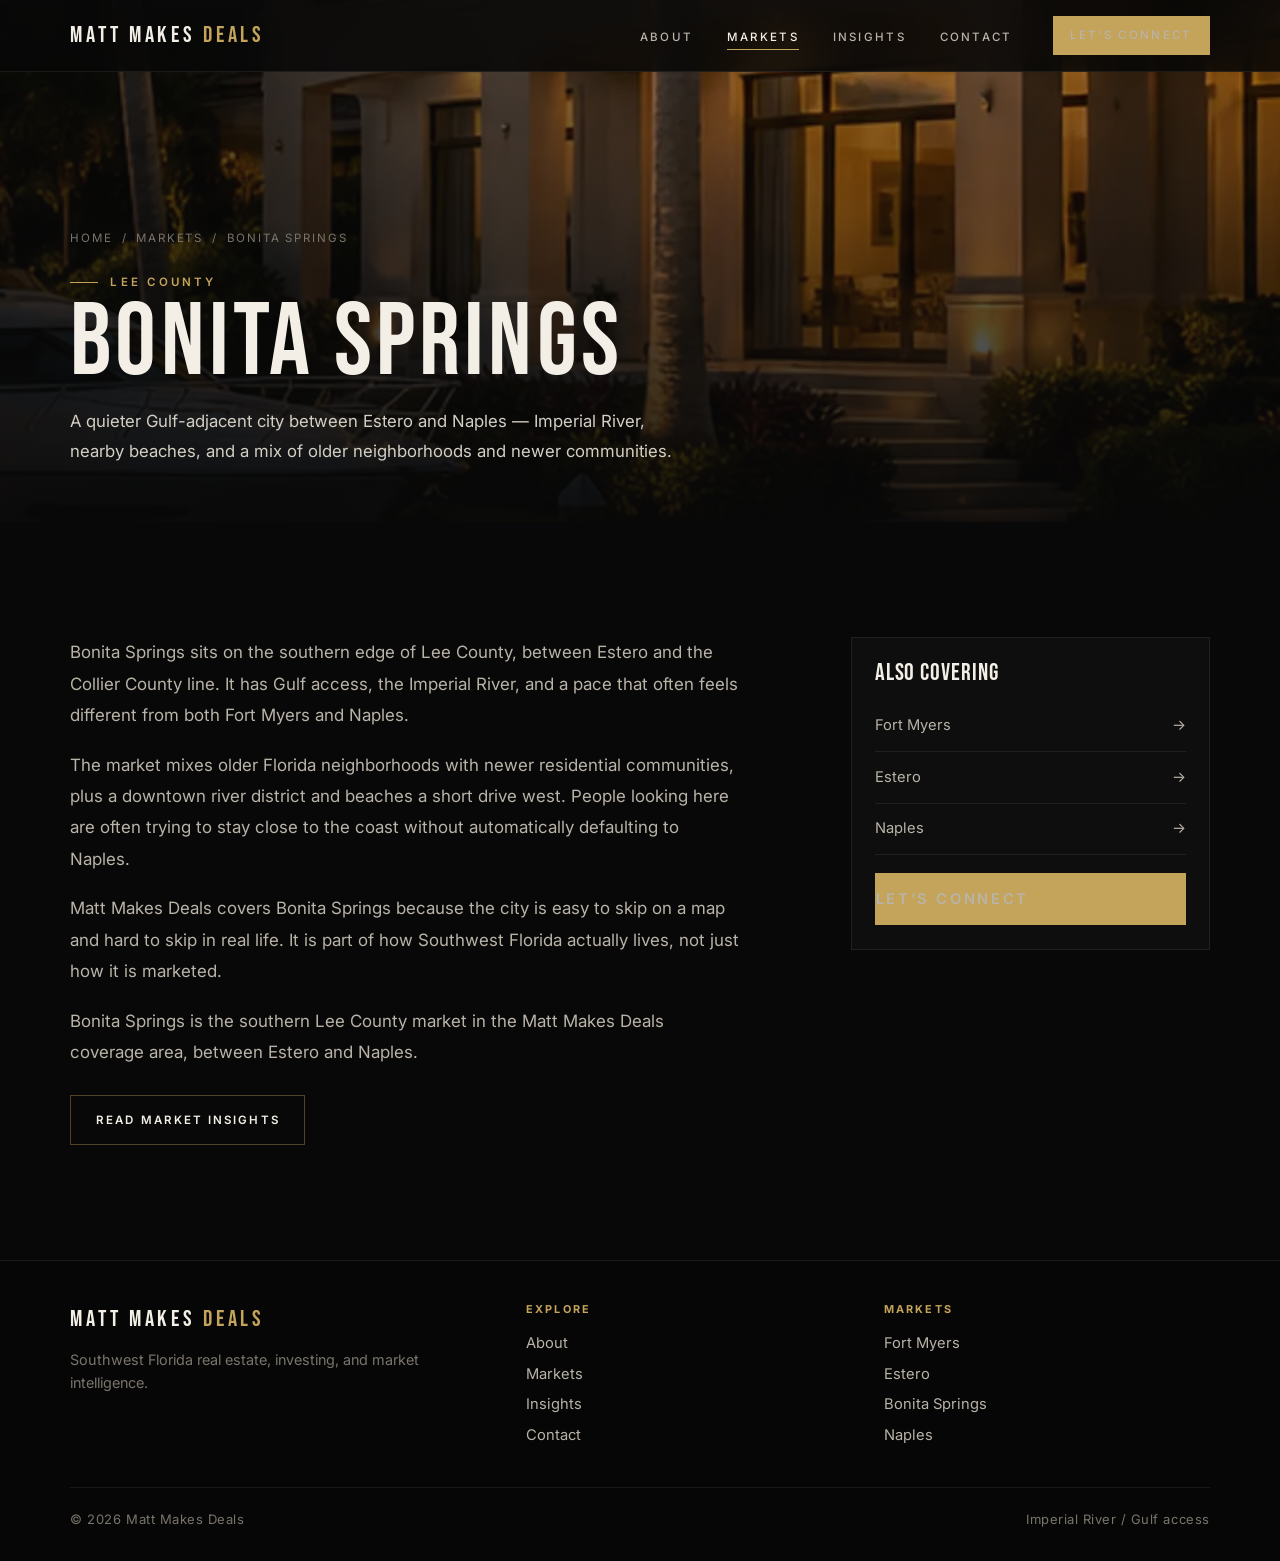
<file: markets/bonita-springs/index.html>
<!DOCTYPE html>
<html lang="en">
<head>
  <meta charset="UTF-8">
  <meta name="viewport" content="width=device-width, initial-scale=1.0">
  <title>Bonita Springs Real Estate | Matt Makes Deals</title>
  <meta name="description" content="Bonita Springs real estate and investing context from Matt Makes Deals — a Gulf-adjacent Lee County city between Estero and Naples.">
  <link rel="canonical" href="https://mattmakesdeals.com/markets/bonita-springs/">
  <meta name="robots" content="index,follow">
  <meta name="theme-color" content="#080808">
  <meta property="og:type" content="article">
  <meta property="og:site_name" content="Matt Makes Deals">
  <meta property="og:title" content="Bonita Springs Real Estate | Matt Makes Deals">
  <meta property="og:description" content="Bonita Springs real estate and investing context from Matt Makes Deals — a Gulf-adjacent Lee County city between Estero and Naples.">
  <meta property="og:url" content="https://mattmakesdeals.com/markets/bonita-springs/">
  <meta property="og:image" content="https://mattmakesdeals.com/images/market-bonita.jpg">
  <meta name="twitter:card" content="summary_large_image">
  <meta name="twitter:title" content="Bonita Springs Real Estate | Matt Makes Deals">
  <meta name="twitter:description" content="Bonita Springs real estate and investing context from Matt Makes Deals — a Gulf-adjacent Lee County city between Estero and Naples.">
  <link rel="icon" href="../../favicon.svg" type="image/svg+xml">
  <link rel="preconnect" href="https://fonts.googleapis.com">
  <link rel="preconnect" href="https://fonts.gstatic.com" crossorigin>
  <link href="https://fonts.googleapis.com/css2?family=Bebas+Neue&family=Cormorant+Garamond:ital,wght@0,500;1,500;1,600&family=Inter:wght@400;500;600&display=swap" rel="stylesheet">
  <link rel="stylesheet" href="../../style.css">
  <script type="application/ld+json">
  {
    "@context": "https://schema.org",
    "@graph": [
      {
        "@type": "WebPage",
        "name": "Bonita Springs Real Estate",
        "url": "https://mattmakesdeals.com/markets/bonita-springs/",
        "description": "Bonita Springs real estate and investing context from Matt Makes Deals — a Gulf-adjacent Lee County city between Estero and Naples.",
        "isPartOf": { "@type": "WebSite", "name": "Matt Makes Deals", "url": "https://mattmakesdeals.com/" },
        "about": {
          "@type": "City",
          "name": "Bonita Springs",
          "containedInPlace": { "@type": "State", "name": "Florida" }
        }
      },
      {
        "@type": "BreadcrumbList",
        "itemListElement": [
          { "@type": "ListItem", "position": 1, "name": "Home", "item": "https://mattmakesdeals.com/" },
          { "@type": "ListItem", "position": 2, "name": "Markets", "item": "https://mattmakesdeals.com/#markets" },
          { "@type": "ListItem", "position": 3, "name": "Bonita Springs", "item": "https://mattmakesdeals.com/markets/bonita-springs/" }
        ]
      }
    ]
  }
  </script>
</head>
<body>
  <a class="skip-link" href="#main">Skip to content</a>
  <div class="scroll-bar" aria-hidden="true"></div>
  <header class="site-header">
    <a class="logo" href="../../">Matt Makes <span>Deals</span></a>
    <button class="nav-toggle" type="button" aria-label="Open menu" aria-expanded="false"><span></span></button>
    <ul class="nav-list">
      <li><a href="../../#about">About</a></li>
      <li><a class="is-active" href="../../#markets">Markets</a></li>
      <li><a href="../../insights/">Insights</a></li>
      <li><a href="../../#contact">Contact</a></li>
      <li><a class="btn nav-cta" href="../../#contact">Let’s Connect</a></li>
    </ul>
  </header>
  <main id="main">
    <section class="page-hero">
      <div class="page-hero-media">
        <picture>
          <source srcset="../../images/market-bonita.webp" type="image/webp">
          <img src="../../images/market-bonita.jpg" alt="Waterfront home and private dock in Bonita Springs" width="1000" height="1040">
        </picture>
      </div>
      <div class="page-hero-copy">
        <nav class="crumb" aria-label="Breadcrumb">
          <a href="../../">Home</a>
          <span>/</span>
          <a href="../../#markets">Markets</a>
          <span>/</span>
          <span>Bonita Springs</span>
        </nav>
        <p class="eyebrow">Lee County</p>
        <h1>Bonita Springs</h1>
        <p class="lede">A quieter Gulf-adjacent city between Estero and Naples — Imperial River, nearby beaches, and a mix of older neighborhoods and newer communities.</p>
      </div>
    </section>
    <section class="section">
      <div class="wrap article">
        <article class="prose reveal">
          <p>Bonita Springs sits on the southern edge of Lee County, between Estero and the Collier County line. It has Gulf access, the Imperial River, and a pace that often feels different from both Fort Myers and Naples.</p>
<p>The market mixes older Florida neighborhoods with newer residential communities, plus a downtown river district and beaches a short drive west. People looking here are often trying to stay close to the coast without automatically defaulting to Naples.</p>
<p>Matt Makes Deals covers Bonita Springs because the city is easy to skip on a map and hard to skip in real life. It is part of how Southwest Florida actually lives, not just how it is marketed.</p>
          <p>Bonita Springs is the southern Lee County market in the Matt Makes Deals coverage area, between Estero and Naples.</p>
          <a class="btn-ghost" href="../../insights/">Read market insights</a>
        </article>
        <aside class="side-card reveal">
          <h2>Also covering</h2>
          <a href="../fort-myers/">Fort Myers <span>→</span></a>
<a href="../estero/">Estero <span>→</span></a>
<a href="../naples/">Naples <span>→</span></a>
          <a class="btn" href="../../#contact">Let’s Connect</a>
        </aside>
      </div>
    </section>
  </main>
  <footer class="site-footer">
    <div class="footer-top">
      <div class="footer-brand">
        <a class="logo" href="../../">Matt Makes <span>Deals</span></a>
        <p>Southwest Florida real estate, investing, and market intelligence.</p>
      </div>
      <div class="footer-col">
        <h3>Explore</h3>
        <a href="../../#about">About</a>
        <a href="../../#markets">Markets</a>
        <a href="../../insights/">Insights</a>
        <a href="../../#contact">Contact</a>
      </div>
      <div class="footer-col">
        <h3>Markets</h3>
        <a href="../fort-myers/">Fort Myers</a>
        <a href="../estero/">Estero</a>
        <a href="../bonita-springs/">Bonita Springs</a>
        <a href="../naples/">Naples</a>
      </div>
    </div>
    <div class="footer-bottom">
      <span>© 2026 Matt Makes Deals</span>
      <span>Imperial River / Gulf access</span>
    </div>
  </footer>
  <script src="../../script.js"></script>
</body>
</html>
</file>
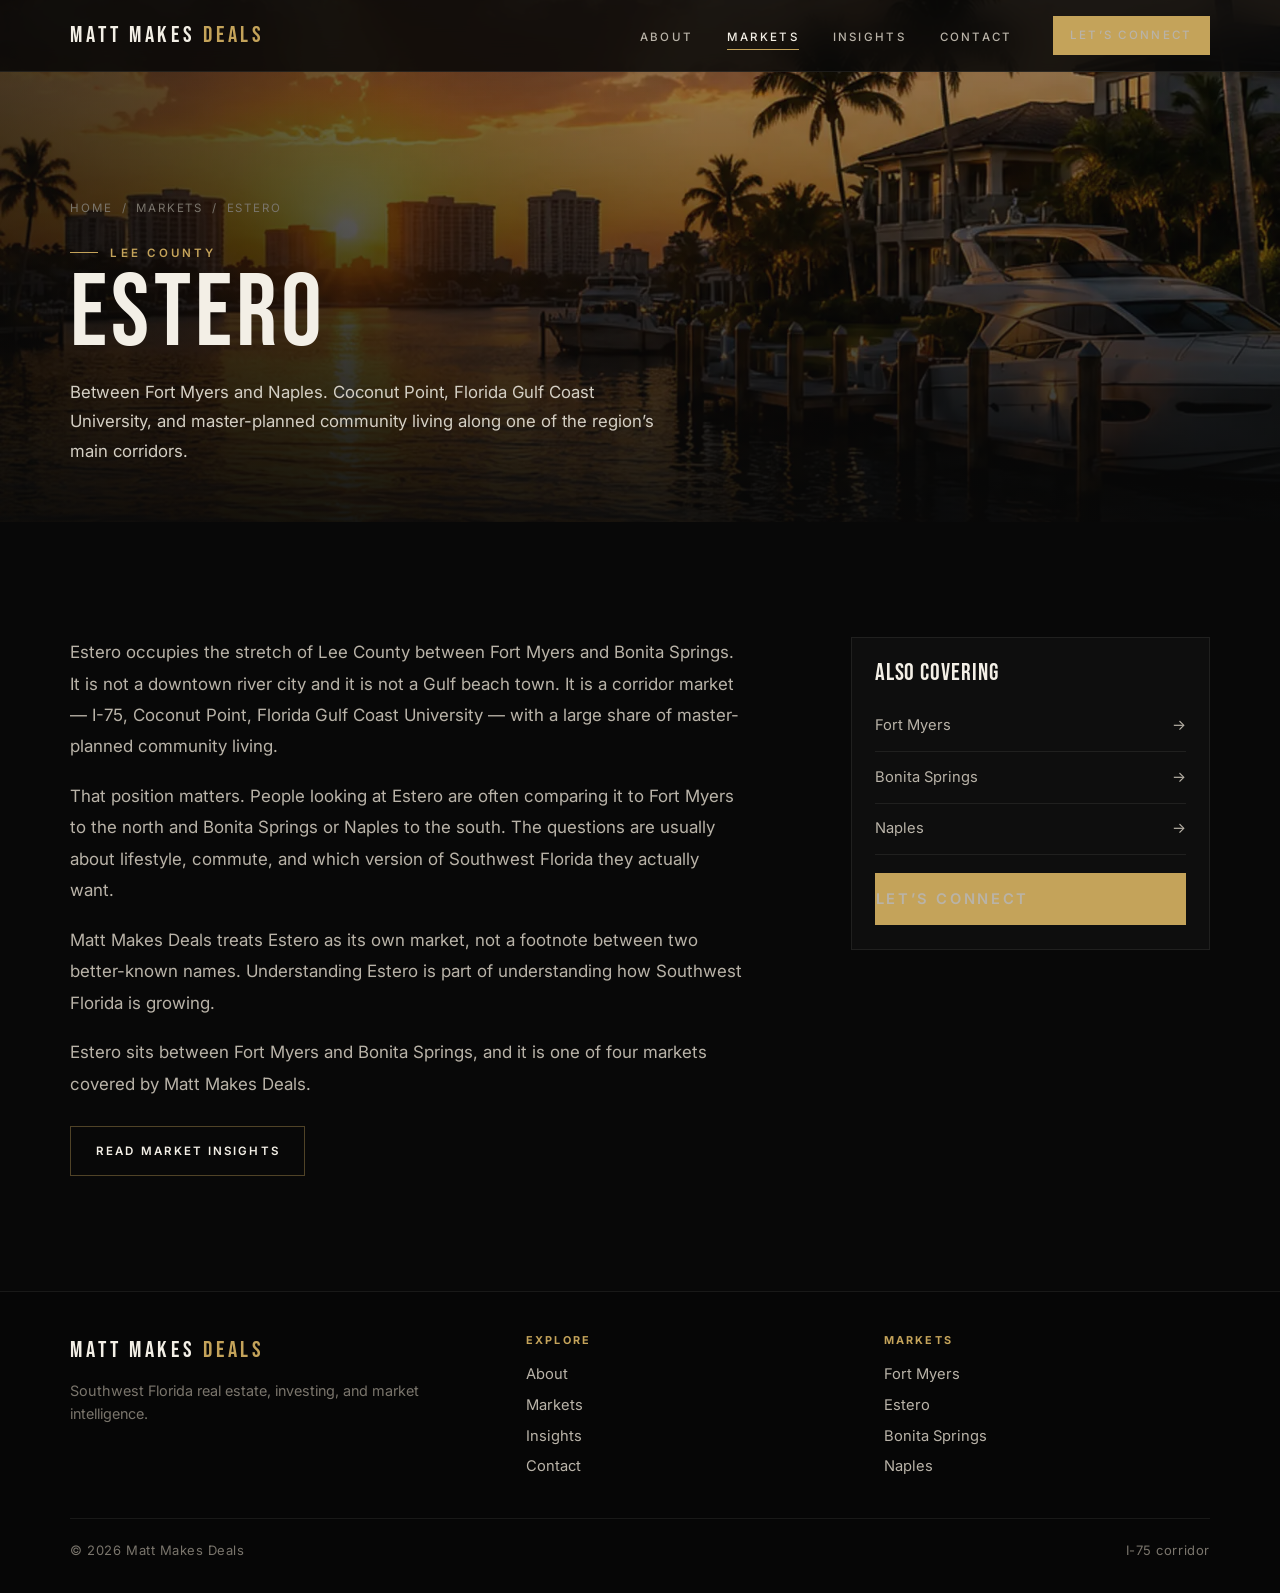
<file: markets/estero/index.html>
<!DOCTYPE html>
<html lang="en">
<head>
  <meta charset="UTF-8">
  <meta name="viewport" content="width=device-width, initial-scale=1.0">
  <title>Estero Real Estate | Matt Makes Deals</title>
  <meta name="description" content="Estero real estate and investing context from Matt Makes Deals — a Lee County community between Fort Myers and Naples along the I-75 corridor.">
  <link rel="canonical" href="https://mattmakesdeals.com/markets/estero/">
  <meta name="robots" content="index,follow">
  <meta name="theme-color" content="#080808">
  <meta property="og:type" content="article">
  <meta property="og:site_name" content="Matt Makes Deals">
  <meta property="og:title" content="Estero Real Estate | Matt Makes Deals">
  <meta property="og:description" content="Estero real estate and investing context from Matt Makes Deals — a Lee County community between Fort Myers and Naples along the I-75 corridor.">
  <meta property="og:url" content="https://mattmakesdeals.com/markets/estero/">
  <meta property="og:image" content="https://mattmakesdeals.com/images/market-estero.jpg">
  <meta name="twitter:card" content="summary_large_image">
  <meta name="twitter:title" content="Estero Real Estate | Matt Makes Deals">
  <meta name="twitter:description" content="Estero real estate and investing context from Matt Makes Deals — a Lee County community between Fort Myers and Naples along the I-75 corridor.">
  <link rel="icon" href="../../favicon.svg" type="image/svg+xml">
  <link rel="preconnect" href="https://fonts.googleapis.com">
  <link rel="preconnect" href="https://fonts.gstatic.com" crossorigin>
  <link href="https://fonts.googleapis.com/css2?family=Bebas+Neue&family=Cormorant+Garamond:ital,wght@0,500;1,500;1,600&family=Inter:wght@400;500;600&display=swap" rel="stylesheet">
  <link rel="stylesheet" href="../../style.css">
  <script type="application/ld+json">
  {
    "@context": "https://schema.org",
    "@graph": [
      {
        "@type": "WebPage",
        "name": "Estero Real Estate",
        "url": "https://mattmakesdeals.com/markets/estero/",
        "description": "Estero real estate and investing context from Matt Makes Deals — a Lee County community between Fort Myers and Naples along the I-75 corridor.",
        "isPartOf": { "@type": "WebSite", "name": "Matt Makes Deals", "url": "https://mattmakesdeals.com/" },
        "about": {
          "@type": "City",
          "name": "Estero",
          "containedInPlace": { "@type": "State", "name": "Florida" }
        }
      },
      {
        "@type": "BreadcrumbList",
        "itemListElement": [
          { "@type": "ListItem", "position": 1, "name": "Home", "item": "https://mattmakesdeals.com/" },
          { "@type": "ListItem", "position": 2, "name": "Markets", "item": "https://mattmakesdeals.com/#markets" },
          { "@type": "ListItem", "position": 3, "name": "Estero", "item": "https://mattmakesdeals.com/markets/estero/" }
        ]
      }
    ]
  }
  </script>
</head>
<body>
  <a class="skip-link" href="#main">Skip to content</a>
  <div class="scroll-bar" aria-hidden="true"></div>
  <header class="site-header">
    <a class="logo" href="../../">Matt Makes <span>Deals</span></a>
    <button class="nav-toggle" type="button" aria-label="Open menu" aria-expanded="false"><span></span></button>
    <ul class="nav-list">
      <li><a href="../../#about">About</a></li>
      <li><a class="is-active" href="../../#markets">Markets</a></li>
      <li><a href="../../insights/">Insights</a></li>
      <li><a href="../../#contact">Contact</a></li>
      <li><a class="btn nav-cta" href="../../#contact">Let’s Connect</a></li>
    </ul>
  </header>
  <main id="main">
    <section class="page-hero">
      <div class="page-hero-media">
        <picture>
          <source srcset="../../images/market-estero.webp" type="image/webp">
          <img src="../../images/market-estero.jpg" alt="Golden hour over a Southwest Florida waterway near Estero" width="1600" height="894">
        </picture>
      </div>
      <div class="page-hero-copy">
        <nav class="crumb" aria-label="Breadcrumb">
          <a href="../../">Home</a>
          <span>/</span>
          <a href="../../#markets">Markets</a>
          <span>/</span>
          <span>Estero</span>
        </nav>
        <p class="eyebrow">Lee County</p>
        <h1>Estero</h1>
        <p class="lede">Between Fort Myers and Naples. Coconut Point, Florida Gulf Coast University, and master-planned community living along one of the region’s main corridors.</p>
      </div>
    </section>
    <section class="section">
      <div class="wrap article">
        <article class="prose reveal">
          <p>Estero occupies the stretch of Lee County between Fort Myers and Bonita Springs. It is not a downtown river city and it is not a Gulf beach town. It is a corridor market — I-75, Coconut Point, Florida Gulf Coast University — with a large share of master-planned community living.</p>
<p>That position matters. People looking at Estero are often comparing it to Fort Myers to the north and Bonita Springs or Naples to the south. The questions are usually about lifestyle, commute, and which version of Southwest Florida they actually want.</p>
<p>Matt Makes Deals treats Estero as its own market, not a footnote between two better-known names. Understanding Estero is part of understanding how Southwest Florida is growing.</p>
          <p>Estero sits between Fort Myers and Bonita Springs, and it is one of four markets covered by Matt Makes Deals.</p>
          <a class="btn-ghost" href="../../insights/">Read market insights</a>
        </article>
        <aside class="side-card reveal">
          <h2>Also covering</h2>
          <a href="../fort-myers/">Fort Myers <span>→</span></a>
<a href="../bonita-springs/">Bonita Springs <span>→</span></a>
<a href="../naples/">Naples <span>→</span></a>
          <a class="btn" href="../../#contact">Let’s Connect</a>
        </aside>
      </div>
    </section>
  </main>
  <footer class="site-footer">
    <div class="footer-top">
      <div class="footer-brand">
        <a class="logo" href="../../">Matt Makes <span>Deals</span></a>
        <p>Southwest Florida real estate, investing, and market intelligence.</p>
      </div>
      <div class="footer-col">
        <h3>Explore</h3>
        <a href="../../#about">About</a>
        <a href="../../#markets">Markets</a>
        <a href="../../insights/">Insights</a>
        <a href="../../#contact">Contact</a>
      </div>
      <div class="footer-col">
        <h3>Markets</h3>
        <a href="../fort-myers/">Fort Myers</a>
        <a href="../estero/">Estero</a>
        <a href="../bonita-springs/">Bonita Springs</a>
        <a href="../naples/">Naples</a>
      </div>
    </div>
    <div class="footer-bottom">
      <span>© 2026 Matt Makes Deals</span>
      <span>I-75 corridor</span>
    </div>
  </footer>
  <script src="../../script.js"></script>
</body>
</html>
</file>
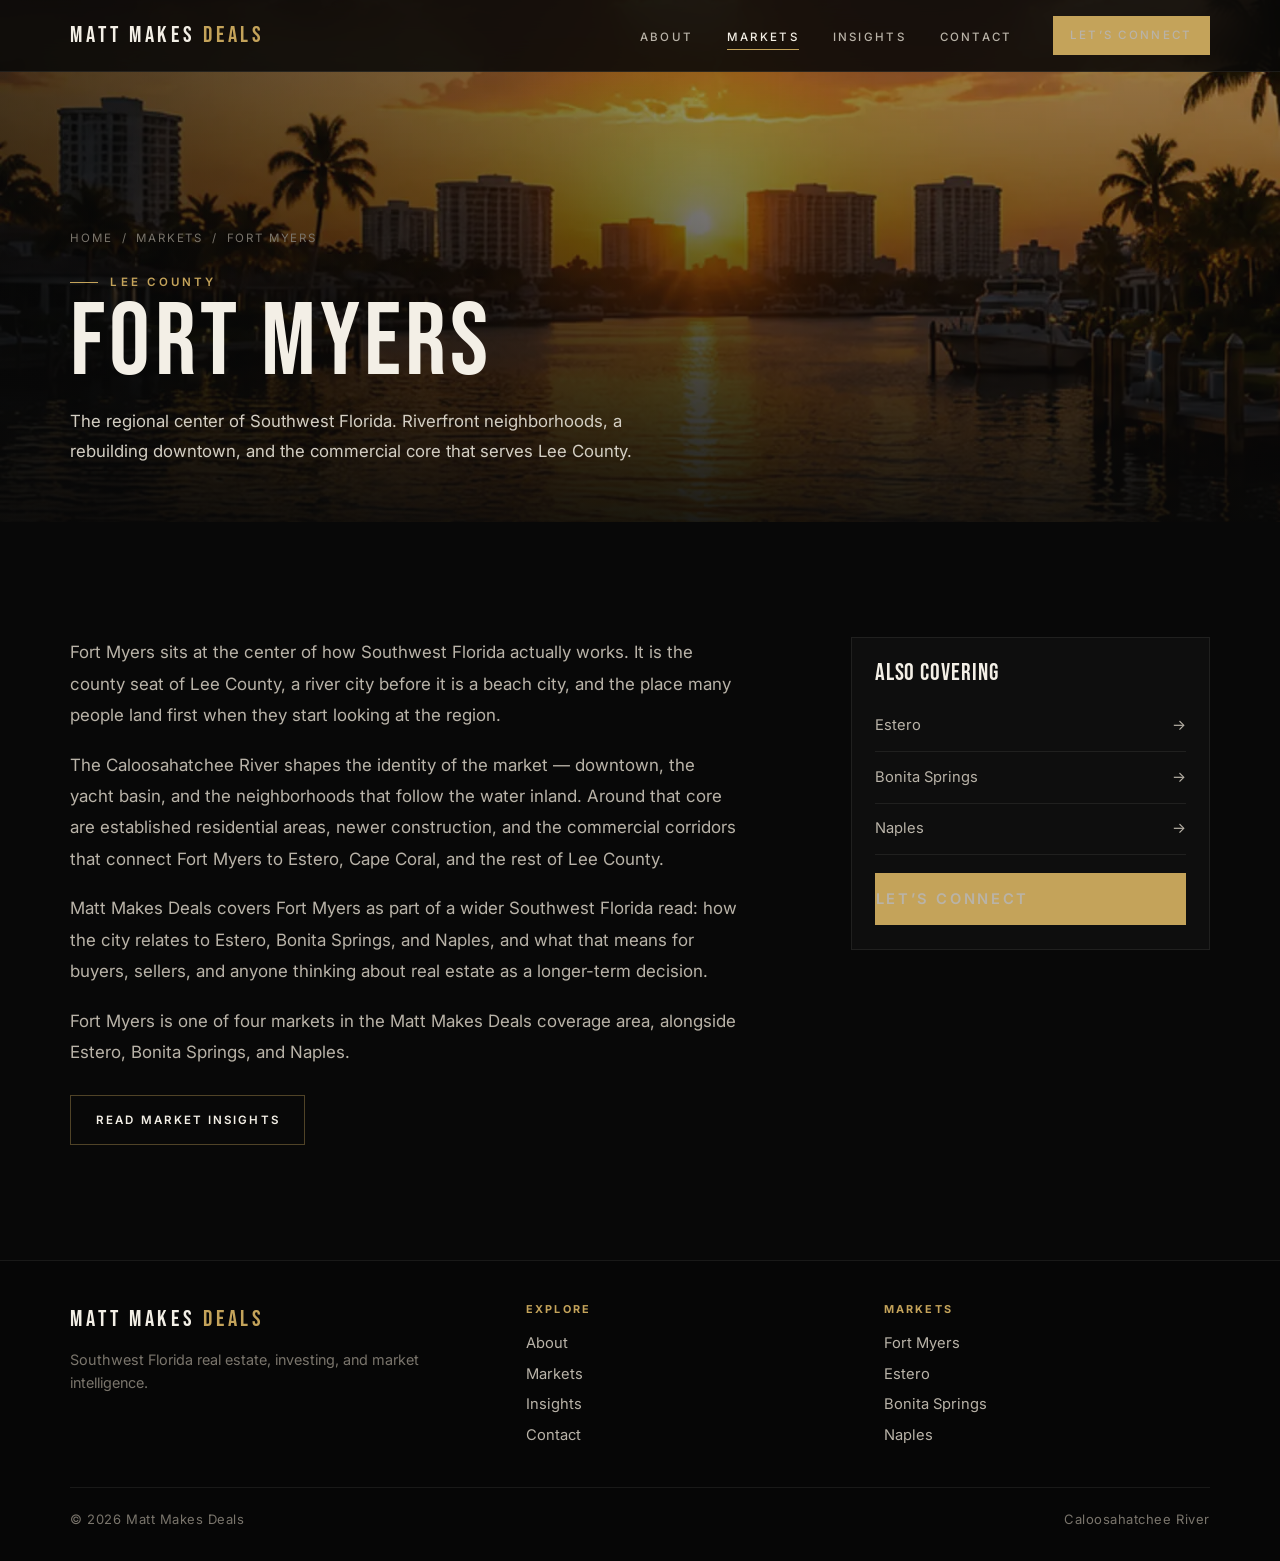
<file: markets/fort-myers/index.html>
<!DOCTYPE html>
<html lang="en">
<head>
  <meta charset="UTF-8">
  <meta name="viewport" content="width=device-width, initial-scale=1.0">
  <title>Fort Myers Real Estate | Matt Makes Deals</title>
  <meta name="description" content="Fort Myers real estate and investing context from Matt Makes Deals — Lee County’s regional center along the Caloosahatchee River in Southwest Florida.">
  <link rel="canonical" href="https://mattmakesdeals.com/markets/fort-myers/">
  <meta name="robots" content="index,follow">
  <meta name="theme-color" content="#080808">
  <meta property="og:type" content="article">
  <meta property="og:site_name" content="Matt Makes Deals">
  <meta property="og:title" content="Fort Myers Real Estate | Matt Makes Deals">
  <meta property="og:description" content="Fort Myers real estate and investing context from Matt Makes Deals — Lee County’s regional center along the Caloosahatchee River in Southwest Florida.">
  <meta property="og:url" content="https://mattmakesdeals.com/markets/fort-myers/">
  <meta property="og:image" content="https://mattmakesdeals.com/images/market-fort-myers.jpg">
  <meta name="twitter:card" content="summary_large_image">
  <meta name="twitter:title" content="Fort Myers Real Estate | Matt Makes Deals">
  <meta name="twitter:description" content="Fort Myers real estate and investing context from Matt Makes Deals — Lee County’s regional center along the Caloosahatchee River in Southwest Florida.">
  <link rel="icon" href="../../favicon.svg" type="image/svg+xml">
  <link rel="preconnect" href="https://fonts.googleapis.com">
  <link rel="preconnect" href="https://fonts.gstatic.com" crossorigin>
  <link href="https://fonts.googleapis.com/css2?family=Bebas+Neue&family=Cormorant+Garamond:ital,wght@0,500;1,500;1,600&family=Inter:wght@400;500;600&display=swap" rel="stylesheet">
  <link rel="stylesheet" href="../../style.css">
  <script type="application/ld+json">
  {
    "@context": "https://schema.org",
    "@graph": [
      {
        "@type": "WebPage",
        "name": "Fort Myers Real Estate",
        "url": "https://mattmakesdeals.com/markets/fort-myers/",
        "description": "Fort Myers real estate and investing context from Matt Makes Deals — Lee County’s regional center along the Caloosahatchee River in Southwest Florida.",
        "isPartOf": { "@type": "WebSite", "name": "Matt Makes Deals", "url": "https://mattmakesdeals.com/" },
        "about": {
          "@type": "City",
          "name": "Fort Myers",
          "containedInPlace": { "@type": "State", "name": "Florida" }
        }
      },
      {
        "@type": "BreadcrumbList",
        "itemListElement": [
          { "@type": "ListItem", "position": 1, "name": "Home", "item": "https://mattmakesdeals.com/" },
          { "@type": "ListItem", "position": 2, "name": "Markets", "item": "https://mattmakesdeals.com/#markets" },
          { "@type": "ListItem", "position": 3, "name": "Fort Myers", "item": "https://mattmakesdeals.com/markets/fort-myers/" }
        ]
      }
    ]
  }
  </script>
</head>
<body>
  <a class="skip-link" href="#main">Skip to content</a>
  <div class="scroll-bar" aria-hidden="true"></div>
  <header class="site-header">
    <a class="logo" href="../../">Matt Makes <span>Deals</span></a>
    <button class="nav-toggle" type="button" aria-label="Open menu" aria-expanded="false"><span></span></button>
    <ul class="nav-list">
      <li><a href="../../#about">About</a></li>
      <li><a class="is-active" href="../../#markets">Markets</a></li>
      <li><a href="../../insights/">Insights</a></li>
      <li><a href="../../#contact">Contact</a></li>
      <li><a class="btn nav-cta" href="../../#contact">Let’s Connect</a></li>
    </ul>
  </header>
  <main id="main">
    <section class="page-hero">
      <div class="page-hero-media">
        <picture>
          <source srcset="../../images/market-fort-myers.webp" type="image/webp">
          <img src="../../images/market-fort-myers.jpg" alt="Sunset over the Fort Myers waterfront and skyline" width="1440" height="960">
        </picture>
      </div>
      <div class="page-hero-copy">
        <nav class="crumb" aria-label="Breadcrumb">
          <a href="../../">Home</a>
          <span>/</span>
          <a href="../../#markets">Markets</a>
          <span>/</span>
          <span>Fort Myers</span>
        </nav>
        <p class="eyebrow">Lee County</p>
        <h1>Fort Myers</h1>
        <p class="lede">The regional center of Southwest Florida. Riverfront neighborhoods, a rebuilding downtown, and the commercial core that serves Lee County.</p>
      </div>
    </section>
    <section class="section">
      <div class="wrap article">
        <article class="prose reveal">
          <p>Fort Myers sits at the center of how Southwest Florida actually works. It is the county seat of Lee County, a river city before it is a beach city, and the place many people land first when they start looking at the region.</p>
<p>The Caloosahatchee River shapes the identity of the market — downtown, the yacht basin, and the neighborhoods that follow the water inland. Around that core are established residential areas, newer construction, and the commercial corridors that connect Fort Myers to Estero, Cape Coral, and the rest of Lee County.</p>
<p>Matt Makes Deals covers Fort Myers as part of a wider Southwest Florida read: how the city relates to Estero, Bonita Springs, and Naples, and what that means for buyers, sellers, and anyone thinking about real estate as a longer-term decision.</p>
          <p>Fort Myers is one of four markets in the Matt Makes Deals coverage area, alongside Estero, Bonita Springs, and Naples.</p>
          <a class="btn-ghost" href="../../insights/">Read market insights</a>
        </article>
        <aside class="side-card reveal">
          <h2>Also covering</h2>
          <a href="../estero/">Estero <span>→</span></a>
<a href="../bonita-springs/">Bonita Springs <span>→</span></a>
<a href="../naples/">Naples <span>→</span></a>
          <a class="btn" href="../../#contact">Let’s Connect</a>
        </aside>
      </div>
    </section>
  </main>
  <footer class="site-footer">
    <div class="footer-top">
      <div class="footer-brand">
        <a class="logo" href="../../">Matt Makes <span>Deals</span></a>
        <p>Southwest Florida real estate, investing, and market intelligence.</p>
      </div>
      <div class="footer-col">
        <h3>Explore</h3>
        <a href="../../#about">About</a>
        <a href="../../#markets">Markets</a>
        <a href="../../insights/">Insights</a>
        <a href="../../#contact">Contact</a>
      </div>
      <div class="footer-col">
        <h3>Markets</h3>
        <a href="../fort-myers/">Fort Myers</a>
        <a href="../estero/">Estero</a>
        <a href="../bonita-springs/">Bonita Springs</a>
        <a href="../naples/">Naples</a>
      </div>
    </div>
    <div class="footer-bottom">
      <span>© 2026 Matt Makes Deals</span>
      <span>Caloosahatchee River</span>
    </div>
  </footer>
  <script src="../../script.js"></script>
</body>
</html>
</file>
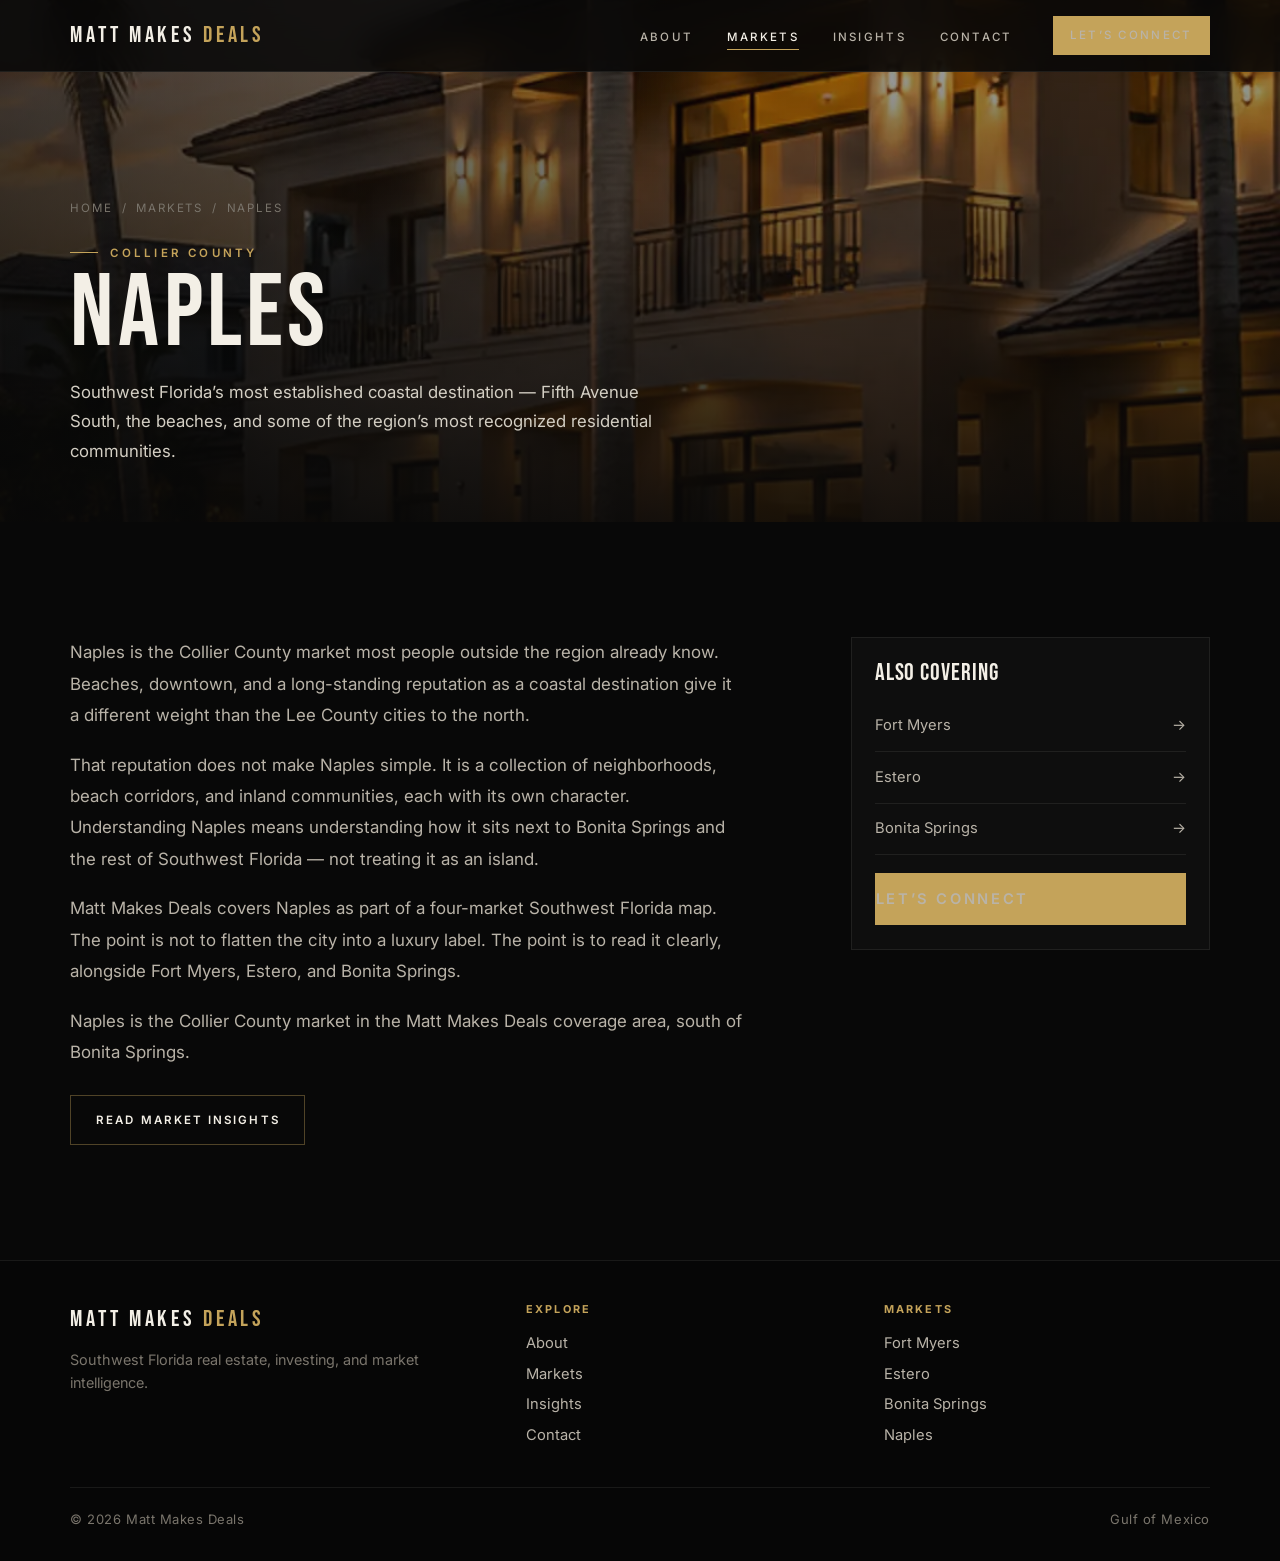
<file: markets/naples/index.html>
<!DOCTYPE html>
<html lang="en">
<head>
  <meta charset="UTF-8">
  <meta name="viewport" content="width=device-width, initial-scale=1.0">
  <title>Naples Real Estate | Matt Makes Deals</title>
  <meta name="description" content="Naples real estate and investing context from Matt Makes Deals — Collier County’s coastal destination in Southwest Florida.">
  <link rel="canonical" href="https://mattmakesdeals.com/markets/naples/">
  <meta name="robots" content="index,follow">
  <meta name="theme-color" content="#080808">
  <meta property="og:type" content="article">
  <meta property="og:site_name" content="Matt Makes Deals">
  <meta property="og:title" content="Naples Real Estate | Matt Makes Deals">
  <meta property="og:description" content="Naples real estate and investing context from Matt Makes Deals — Collier County’s coastal destination in Southwest Florida.">
  <meta property="og:url" content="https://mattmakesdeals.com/markets/naples/">
  <meta property="og:image" content="https://mattmakesdeals.com/images/market-naples.jpg">
  <meta name="twitter:card" content="summary_large_image">
  <meta name="twitter:title" content="Naples Real Estate | Matt Makes Deals">
  <meta name="twitter:description" content="Naples real estate and investing context from Matt Makes Deals — Collier County’s coastal destination in Southwest Florida.">
  <link rel="icon" href="../../favicon.svg" type="image/svg+xml">
  <link rel="preconnect" href="https://fonts.googleapis.com">
  <link rel="preconnect" href="https://fonts.gstatic.com" crossorigin>
  <link href="https://fonts.googleapis.com/css2?family=Bebas+Neue&family=Cormorant+Garamond:ital,wght@0,500;1,500;1,600&family=Inter:wght@400;500;600&display=swap" rel="stylesheet">
  <link rel="stylesheet" href="../../style.css">
  <script type="application/ld+json">
  {
    "@context": "https://schema.org",
    "@graph": [
      {
        "@type": "WebPage",
        "name": "Naples Real Estate",
        "url": "https://mattmakesdeals.com/markets/naples/",
        "description": "Naples real estate and investing context from Matt Makes Deals — Collier County’s coastal destination in Southwest Florida.",
        "isPartOf": { "@type": "WebSite", "name": "Matt Makes Deals", "url": "https://mattmakesdeals.com/" },
        "about": {
          "@type": "City",
          "name": "Naples",
          "containedInPlace": { "@type": "State", "name": "Florida" }
        }
      },
      {
        "@type": "BreadcrumbList",
        "itemListElement": [
          { "@type": "ListItem", "position": 1, "name": "Home", "item": "https://mattmakesdeals.com/" },
          { "@type": "ListItem", "position": 2, "name": "Markets", "item": "https://mattmakesdeals.com/#markets" },
          { "@type": "ListItem", "position": 3, "name": "Naples", "item": "https://mattmakesdeals.com/markets/naples/" }
        ]
      }
    ]
  }
  </script>
</head>
<body>
  <a class="skip-link" href="#main">Skip to content</a>
  <div class="scroll-bar" aria-hidden="true"></div>
  <header class="site-header">
    <a class="logo" href="../../">Matt Makes <span>Deals</span></a>
    <button class="nav-toggle" type="button" aria-label="Open menu" aria-expanded="false"><span></span></button>
    <ul class="nav-list">
      <li><a href="../../#about">About</a></li>
      <li><a class="is-active" href="../../#markets">Markets</a></li>
      <li><a href="../../insights/">Insights</a></li>
      <li><a href="../../#contact">Contact</a></li>
      <li><a class="btn nav-cta" href="../../#contact">Let’s Connect</a></li>
    </ul>
  </header>
  <main id="main">
    <section class="page-hero">
      <div class="page-hero-media">
        <picture>
          <source srcset="../../images/market-naples.webp" type="image/webp">
          <img src="../../images/market-naples.jpg" alt="Luxury waterfront home and yacht at dusk in the Naples area" width="1120" height="1560">
        </picture>
      </div>
      <div class="page-hero-copy">
        <nav class="crumb" aria-label="Breadcrumb">
          <a href="../../">Home</a>
          <span>/</span>
          <a href="../../#markets">Markets</a>
          <span>/</span>
          <span>Naples</span>
        </nav>
        <p class="eyebrow">Collier County</p>
        <h1>Naples</h1>
        <p class="lede">Southwest Florida’s most established coastal destination — Fifth Avenue South, the beaches, and some of the region’s most recognized residential communities.</p>
      </div>
    </section>
    <section class="section">
      <div class="wrap article">
        <article class="prose reveal">
          <p>Naples is the Collier County market most people outside the region already know. Beaches, downtown, and a long-standing reputation as a coastal destination give it a different weight than the Lee County cities to the north.</p>
<p>That reputation does not make Naples simple. It is a collection of neighborhoods, beach corridors, and inland communities, each with its own character. Understanding Naples means understanding how it sits next to Bonita Springs and the rest of Southwest Florida — not treating it as an island.</p>
<p>Matt Makes Deals covers Naples as part of a four-market Southwest Florida map. The point is not to flatten the city into a luxury label. The point is to read it clearly, alongside Fort Myers, Estero, and Bonita Springs.</p>
          <p>Naples is the Collier County market in the Matt Makes Deals coverage area, south of Bonita Springs.</p>
          <a class="btn-ghost" href="../../insights/">Read market insights</a>
        </article>
        <aside class="side-card reveal">
          <h2>Also covering</h2>
          <a href="../fort-myers/">Fort Myers <span>→</span></a>
<a href="../estero/">Estero <span>→</span></a>
<a href="../bonita-springs/">Bonita Springs <span>→</span></a>
          <a class="btn" href="../../#contact">Let’s Connect</a>
        </aside>
      </div>
    </section>
  </main>
  <footer class="site-footer">
    <div class="footer-top">
      <div class="footer-brand">
        <a class="logo" href="../../">Matt Makes <span>Deals</span></a>
        <p>Southwest Florida real estate, investing, and market intelligence.</p>
      </div>
      <div class="footer-col">
        <h3>Explore</h3>
        <a href="../../#about">About</a>
        <a href="../../#markets">Markets</a>
        <a href="../../insights/">Insights</a>
        <a href="../../#contact">Contact</a>
      </div>
      <div class="footer-col">
        <h3>Markets</h3>
        <a href="../fort-myers/">Fort Myers</a>
        <a href="../estero/">Estero</a>
        <a href="../bonita-springs/">Bonita Springs</a>
        <a href="../naples/">Naples</a>
      </div>
    </div>
    <div class="footer-bottom">
      <span>© 2026 Matt Makes Deals</span>
      <span>Gulf of Mexico</span>
    </div>
  </footer>
  <script src="../../script.js"></script>
</body>
</html>
</file>
<file: style.css>
/* =========================================================
   Matt Makes Deals — design system
   Dark luxury editorial. Gold as accent, never decoration.
   ========================================================= */

:root {
  --bg: #080808;
  --bg-raised: #0e0e0e;
  --bg-panel: #111111;
  --bg-header: rgba(8, 8, 8, 0.86);
  --gold: #c4a35a;
  --gold-bright: #d4af37;
  --gold-dim: rgba(196, 163, 90, 0.22);
  --gold-line: rgba(196, 163, 90, 0.38);
  --ink: #f3efe6;
  --ink-soft: #b9b3a8;
  --ink-dim: #7a756c;
  --line: rgba(243, 239, 230, 0.08);
  --line-strong: rgba(243, 239, 230, 0.16);
  --shadow: 0 28px 70px rgba(0, 0, 0, 0.45);
  --font-display: "Bebas Neue", sans-serif;
  --font-serif: "Cormorant Garamond", Georgia, serif;
  --font-body: "Inter", system-ui, sans-serif;
  --pad-x: clamp(1.25rem, 5.5vw, 6.5rem);
  --section-y: clamp(4.25rem, 9vw, 7.5rem);
  --header-h: 4.5rem;
  --radius: 2px;
  --ease: cubic-bezier(0.22, 1, 0.36, 1);
  --max: 1280px;
}

*,
*::before,
*::after {
  box-sizing: border-box;
  margin: 0;
  padding: 0;
}

html {
  scroll-behavior: smooth;
  color-scheme: dark;
}

body {
  background: var(--bg);
  color: var(--ink);
  font-family: var(--font-body);
  font-size: 16px;
  line-height: 1.6;
  overflow-x: hidden;
  -webkit-font-smoothing: antialiased;
}

img {
  display: block;
  max-width: 100%;
  height: auto;
}

a {
  color: inherit;
  text-decoration: none;
}

button {
  font-family: inherit;
  background: none;
  border: 0;
  color: inherit;
  cursor: pointer;
}

ul {
  list-style: none;
}

:focus-visible {
  outline: 1px solid var(--gold);
  outline-offset: 3px;
}

.skip-link {
  position: absolute;
  left: 1rem;
  top: -4rem;
  z-index: 10000;
  padding: 0.7rem 1rem;
  background: var(--gold);
  color: #111;
  font-size: 0.85rem;
  font-weight: 600;
}

.skip-link:focus {
  top: 1rem;
}

/* ---------- Progress ---------- */

.scroll-bar {
  position: fixed;
  top: 0;
  left: 0;
  height: 2px;
  width: 0;
  background: var(--gold);
  z-index: 10000;
  transform-origin: left;
}

/* ---------- Type ---------- */

.eyebrow {
  display: inline-flex;
  align-items: center;
  gap: 0.75rem;
  color: var(--gold);
  font-size: 0.72rem;
  font-weight: 600;
  letter-spacing: 0.28em;
  text-transform: uppercase;
}

.eyebrow::before {
  content: "";
  width: 1.75rem;
  height: 1px;
  background: var(--gold);
}

.display,
h1,
h2 {
  font-family: var(--font-display);
  font-weight: 400;
  letter-spacing: 0.04em;
  line-height: 0.92;
  text-transform: uppercase;
}

.lede,
.section-intro {
  max-width: 38rem;
  color: var(--ink-soft);
  font-size: 1.05rem;
  line-height: 1.75;
}

.section-head {
  display: flex;
  flex-direction: column;
  gap: 1rem;
  margin-bottom: clamp(2rem, 4vw, 3rem);
}

.section-head h2 {
  font-size: clamp(2.8rem, 6vw, 4.6rem);
  max-width: 14ch;
}

/* ---------- Buttons ---------- */

.btn,
.btn-ghost {
  display: inline-flex;
  align-items: center;
  justify-content: center;
  gap: 0.65rem;
  min-height: 3.1rem;
  padding: 0.85rem 1.55rem;
  border: 1px solid transparent;
  font-size: 0.72rem;
  font-weight: 600;
  letter-spacing: 0.18em;
  text-transform: uppercase;
  transition: background 0.3s var(--ease), color 0.3s var(--ease),
    border-color 0.3s var(--ease), transform 0.3s var(--ease);
}

.btn {
  background: var(--gold);
  color: #14110c;
}

.btn:hover {
  background: #d4b36a;
  transform: translateY(-1px);
}

.btn-ghost {
  border-color: var(--gold-line);
  color: var(--ink);
  background: transparent;
}

.btn-ghost:hover {
  border-color: var(--gold);
  color: var(--gold);
}

.btn-row {
  display: flex;
  flex-wrap: wrap;
  gap: 0.85rem;
}

/* ---------- Header ---------- */

.site-header {
  position: fixed;
  top: 0;
  left: 0;
  right: 0;
  z-index: 1000;
  display: flex;
  align-items: center;
  justify-content: space-between;
  min-height: var(--header-h);
  padding: 0 var(--pad-x);
  transition: background 0.35s var(--ease), border-color 0.35s var(--ease),
    backdrop-filter 0.35s var(--ease);
}

.site-header.is-scrolled {
  background: var(--bg-header);
  border-bottom: 1px solid var(--line);
  backdrop-filter: blur(16px);
  -webkit-backdrop-filter: blur(16px);
}

.logo {
  font-family: var(--font-display);
  font-size: 1.45rem;
  letter-spacing: 0.16em;
  color: var(--ink);
  white-space: nowrap;
}

.logo span {
  color: var(--gold);
}

.logo,
.nav-toggle {
  position: relative;
  z-index: 1002;
}

.nav-list {
  display: flex;
  align-items: center;
  gap: 2.1rem;
}

.nav-list a {
  position: relative;
  color: var(--ink-soft);
  font-size: 0.72rem;
  font-weight: 500;
  letter-spacing: 0.2em;
  text-transform: uppercase;
  transition: color 0.25s var(--ease);
}

.nav-list a::after {
  content: "";
  position: absolute;
  left: 0;
  bottom: -0.4rem;
  width: 100%;
  height: 1px;
  background: var(--gold);
  transform: scaleX(0);
  transform-origin: left;
  transition: transform 0.3s var(--ease);
}

.nav-list a:hover,
.nav-list a.is-active {
  color: var(--ink);
}

.nav-list a.is-active::after,
.nav-list a:hover::after {
  transform: scaleX(1);
}

.nav-cta {
  margin-left: 0.4rem;
  min-height: 2.4rem;
  padding: 0.55rem 1rem;
}

.nav-toggle {
  display: none;
  width: 2.5rem;
  height: 2.5rem;
  position: relative;
  z-index: 1001;
}

.nav-toggle span,
.nav-toggle::before,
.nav-toggle::after {
  content: "";
  position: absolute;
  left: 0.5rem;
  right: 0.5rem;
  height: 1.5px;
  background: var(--ink);
  transition: transform 0.3s var(--ease), opacity 0.3s var(--ease), top 0.3s var(--ease);
}

.nav-toggle::before { top: 0.85rem; }
.nav-toggle span { top: 1.2rem; }
.nav-toggle::after { top: 1.55rem; }

body.nav-open .nav-toggle::before {
  top: 1.2rem;
  transform: rotate(45deg);
}

body.nav-open .nav-toggle span {
  opacity: 0;
}

body.nav-open .nav-toggle::after {
  top: 1.2rem;
  transform: rotate(-45deg);
}

/* ---------- Hero ---------- */

.hero {
  position: relative;
  min-height: 100svh;
  display: grid;
  grid-template-columns: minmax(0, 1.05fr) minmax(0, 0.95fr);
  grid-template-rows: 1fr auto;
  background: var(--bg);
}

.hero-copy {
  grid-column: 1;
  grid-row: 1;
  display: flex;
  flex-direction: column;
  justify-content: center;
  padding: calc(var(--header-h) + 2.5rem) var(--pad-x) 3rem;
  max-width: 42rem;
}

.hero h1 {
  margin: 1.1rem 0 1.15rem;
  font-size: clamp(4.4rem, 10.5vw, 8.4rem);
  letter-spacing: 0.03em;
}

.hero-dek {
  color: var(--gold);
  font-size: 0.78rem;
  font-weight: 600;
  letter-spacing: 0.22em;
  text-transform: uppercase;
}

.hero-lede {
  margin: 1.35rem 0 2rem;
  max-width: 32rem;
  color: var(--ink-soft);
  font-size: clamp(1rem, 1.5vw, 1.12rem);
  line-height: 1.75;
}

.hero-visual {
  grid-column: 2;
  grid-row: 1;
  position: relative;
  min-height: 100%;
  overflow: hidden;
}

.hero-visual picture,
.page-hero-media picture,
.quote-media picture {
  display: block;
  width: 100%;
  height: 100%;
}

.hero-visual::before {
  content: "";
  position: absolute;
  left: 0;
  top: 0;
  bottom: 0;
  width: 1px;
  background: var(--line);
  z-index: 2;
}

.hero-visual::after {
  content: "";
  position: absolute;
  inset: 0;
  background:
    linear-gradient(90deg, var(--bg) 0%, rgba(8, 8, 8, 0.18) 28%, transparent 55%),
    linear-gradient(180deg, rgba(8, 8, 8, 0.28) 0%, transparent 22%, transparent 78%, rgba(8, 8, 8, 0.55) 100%);
  pointer-events: none;
}

.hero-visual img {
  width: 100%;
  height: 100%;
  object-fit: cover;
  object-position: 62% center;
}

.hero-markets {
  grid-column: 1 / -1;
  grid-row: 2;
  display: grid;
  grid-template-columns: repeat(4, 1fr);
  border-top: 1px solid var(--line);
}

.hero-markets a {
  display: flex;
  flex-direction: column;
  gap: 0.35rem;
  padding: 1.15rem 1.4rem;
  border-right: 1px solid var(--line);
  transition: background 0.3s var(--ease);
}

.hero-markets a:first-child {
  padding-left: var(--pad-x);
}

.hero-markets a:last-child {
  padding-right: var(--pad-x);
  border-right: 0;
}

.hero-markets a:hover {
  background: rgba(196, 163, 90, 0.06);
}

.hero-markets span {
  color: var(--ink-dim);
  font-size: 0.62rem;
  letter-spacing: 0.2em;
  text-transform: uppercase;
}

.hero-markets strong {
  font-family: var(--font-display);
  font-size: 1.35rem;
  letter-spacing: 0.08em;
  font-weight: 400;
}

/* ---------- Page hero (inner pages) ---------- */

.page-hero {
  position: relative;
  min-height: 58svh;
  display: grid;
  align-items: end;
  padding: calc(var(--header-h) + 3rem) var(--pad-x) 3.5rem;
  overflow: hidden;
}

.page-hero-media {
  position: absolute;
  inset: 0;
  z-index: 0;
}

.page-hero-media img {
  width: 100%;
  height: 100%;
  object-fit: cover;
}

.page-hero-media::after {
  content: "";
  position: absolute;
  inset: 0;
  background:
    linear-gradient(180deg, rgba(8, 8, 8, 0.35) 0%, rgba(8, 8, 8, 0.55) 40%, rgba(8, 8, 8, 0.92) 100%),
    linear-gradient(90deg, rgba(8, 8, 8, 0.55) 0%, transparent 55%);
}

.page-hero-copy {
  position: relative;
  z-index: 1;
  max-width: 44rem;
}

.crumb {
  display: flex;
  flex-wrap: wrap;
  gap: 0.55rem;
  margin-bottom: 1.1rem;
  color: var(--ink-dim);
  font-size: 0.72rem;
  letter-spacing: 0.16em;
  text-transform: uppercase;
}

.crumb a:hover {
  color: var(--gold);
}

.page-hero h1 {
  margin: 0.35rem 0 1rem;
  font-size: clamp(3.4rem, 8vw, 6.4rem);
}

.page-hero .lede {
  color: #d4cfc4;
}

/* ---------- Sections ---------- */

.section {
  padding: var(--section-y) var(--pad-x);
}

.wrap {
  max-width: var(--max);
  margin: 0 auto;
}

.about {
  background: var(--bg-raised);
  border-top: 1px solid var(--line);
  border-bottom: 1px solid var(--line);
}

.about-grid {
  display: grid;
  grid-template-columns: minmax(0, 0.92fr) minmax(0, 1.08fr);
  gap: clamp(2rem, 6vw, 5.5rem);
  align-items: center;
}

.about-media figure {
  position: relative;
}

.about-media img {
  width: 100%;
  max-height: 720px;
  object-fit: cover;
  object-position: center 18%;
  filter: contrast(1.04);
  outline: 1px solid var(--gold-line);
  box-shadow: 1.5rem 1.75rem 3.5rem rgba(0, 0, 0, 0.45);
}

.about-media figcaption {
  display: flex;
  justify-content: space-between;
  margin-top: 0.85rem;
  color: var(--ink-dim);
  font-size: 0.72rem;
  letter-spacing: 0.16em;
  text-transform: uppercase;
}

.about-copy h2 {
  margin: 0.85rem 0 1.4rem;
  font-size: clamp(2.6rem, 5.4vw, 4.3rem);
  max-width: 12ch;
}

.about-copy p {
  margin-bottom: 1.1rem;
  max-width: 38rem;
  color: var(--ink-soft);
  font-size: 1.05rem;
  line-height: 1.8;
}

.about-copy .btn-ghost {
  margin-top: 0.6rem;
}

/* ---------- Focus strip ---------- */

.focus {
  padding: 0 var(--pad-x);
  background: var(--bg);
}

.focus-grid {
  display: grid;
  grid-template-columns: repeat(3, 1fr);
  max-width: var(--max);
  margin: 0 auto;
  border-bottom: 1px solid var(--line);
}

.focus-item {
  padding: clamp(2rem, 4vw, 3.2rem) 0;
  padding-right: clamp(1.25rem, 3vw, 2.5rem);
  border-right: 1px solid var(--line);
}

.focus-item:last-child {
  padding-right: 0;
}

.focus-item:last-child {
  border-right: 0;
}

.focus-item h3 {
  margin: 0.7rem 0 0.75rem;
  font-family: var(--font-display);
  font-size: 1.7rem;
  letter-spacing: 0.08em;
  font-weight: 400;
}

.focus-item p {
  max-width: 28rem;
  color: var(--ink-soft);
  font-size: 0.95rem;
  line-height: 1.7;
}

/* ---------- Markets ---------- */

.markets {
  background: var(--bg);
}

.market-grid {
  display: grid;
  grid-template-columns: 1.35fr 1fr 1fr;
  grid-template-rows: minmax(240px, 28vh) minmax(240px, 28vh);
  gap: 0.85rem;
}

.market-card {
  position: relative;
  display: flex;
  overflow: hidden;
  min-height: 220px;
  color: var(--ink);
  isolation: isolate;
  box-shadow: inset 0 0 0 1px transparent;
  transition: box-shadow 0.35s var(--ease);
}

.market-card:nth-child(1) {
  grid-row: 1 / 3;
}

.market-card:nth-child(4) {
  grid-column: 2 / 4;
}

.market-card img {
  position: absolute;
  inset: 0;
  width: 100%;
  height: 100%;
  object-fit: cover;
  transform: scale(1.02);
  transition: transform 0.7s var(--ease);
}

.market-card:nth-child(1) img { object-position: center 70%; }
.market-card:nth-child(2) img { object-position: center 40%; }
.market-card:nth-child(3) img { object-position: 80% center; }
.market-card:nth-child(4) img { object-position: 70% center; }

.market-card::after {
  content: "";
  position: absolute;
  inset: 0;
  background: linear-gradient(180deg, rgba(8, 8, 8, 0.05) 15%, rgba(8, 8, 8, 0.78) 100%);
  z-index: 1;
}

.market-card-copy {
  position: relative;
  z-index: 2;
  display: flex;
  flex-direction: column;
  justify-content: flex-end;
  width: 100%;
  padding: 1.4rem 1.5rem;
}

.market-card-copy span {
  color: var(--gold);
  font-size: 0.64rem;
  letter-spacing: 0.2em;
  text-transform: uppercase;
}

.market-card-copy h3 {
  margin: 0.25rem 0 0.45rem;
  font-family: var(--font-display);
  font-size: clamp(2rem, 3vw, 3rem);
  letter-spacing: 0.06em;
  font-weight: 400;
}

.market-card-copy p {
  max-width: 28rem;
  color: #d8d2c6;
  font-size: 0.92rem;
  line-height: 1.55;
}

.market-card .more {
  margin-top: 0.85rem;
}

.market-card:hover {
  box-shadow: inset 0 0 0 1px var(--gold-line);
}

.market-card:hover img {
  transform: scale(1.07);
}

.market-card:hover .more::after {
  transform: translateX(4px);
}

/* ---------- Insights ---------- */

.insights {
  background: var(--bg-raised);
  border-top: 1px solid var(--line);
  border-bottom: 1px solid var(--line);
}

.insight-layout {
  display: grid;
  grid-template-columns: 1.35fr 0.9fr;
  gap: 0.9rem;
}

.insight {
  display: flex;
  flex-direction: column;
  background: var(--bg-panel);
  border: 1px solid var(--line);
  transition: border-color 0.3s var(--ease), transform 0.35s var(--ease);
}

.insight:hover {
  border-color: var(--gold-line);
  transform: translateY(-3px);
}

.insight-media {
  overflow: hidden;
  min-height: 240px;
}

.insight-media picture {
  display: block;
  width: 100%;
  height: 100%;
}

.insight-featured .insight-media {
  min-height: 320px;
}

.insight-media img {
  width: 100%;
  height: 100%;
  min-height: inherit;
  object-fit: cover;
  transition: transform 0.7s var(--ease);
}

.insight:hover .insight-media img {
  transform: scale(1.05);
}

.insight-body {
  display: flex;
  flex-direction: column;
  gap: 0.7rem;
  padding: 1.5rem 1.55rem 1.7rem;
  flex: 1;
}

.insight-meta {
  display: flex;
  justify-content: space-between;
  gap: 1rem;
  color: var(--gold);
  font-size: 0.66rem;
  font-weight: 600;
  letter-spacing: 0.18em;
  text-transform: uppercase;
}

.insight h3 {
  font-family: var(--font-display);
  font-size: clamp(1.8rem, 3vw, 2.5rem);
  letter-spacing: 0.06em;
  font-weight: 400;
}

.insight p {
  color: var(--ink-soft);
  font-size: 0.98rem;
  line-height: 1.7;
}

.more {
  display: inline-flex;
  align-items: center;
  gap: 0.45rem;
  margin-top: auto;
  padding-top: 0.4rem;
  color: var(--ink);
  font-size: 0.68rem;
  font-weight: 600;
  letter-spacing: 0.16em;
  text-transform: uppercase;
}

.more::after {
  content: "→";
  transition: transform 0.3s var(--ease);
}

.insight:hover .more::after {
  transform: translateX(4px);
}

.insight-stack {
  display: grid;
  gap: 0.9rem;
}

.insight-stack .insight {
  flex-direction: row;
}

.insight-stack .insight-media {
  flex: 0 0 42%;
  min-height: 100%;
}

.insight-stack .insight-body {
  justify-content: center;
}

/* ---------- Quote ---------- */

.quote {
  position: relative;
  overflow: hidden;
  padding: clamp(5rem, 11vw, 8rem) var(--pad-x);
  text-align: center;
}

.quote-media {
  position: absolute;
  inset: 0;
}

.quote-media img {
  width: 100%;
  height: 100%;
  object-fit: cover;
  filter: grayscale(0.2) contrast(1.04);
}

.quote-media::after {
  content: "";
  position: absolute;
  inset: 0;
  background: rgba(8, 8, 8, 0.62);
}

.quote-inner {
  position: relative;
  z-index: 1;
  max-width: 48rem;
  margin: 0 auto;
}

.quote-mark {
  display: block;
  margin-bottom: 1.1rem;
  color: var(--gold);
  font-family: var(--font-serif);
  font-size: 3rem;
  line-height: 1;
}

.quote blockquote {
  font-family: var(--font-serif);
  font-size: clamp(2.1rem, 5vw, 3.6rem);
  font-style: italic;
  font-weight: 500;
  line-height: 1.15;
  letter-spacing: -0.01em;
}

.quote-rule {
  width: 3.5rem;
  height: 1px;
  margin: 1.6rem auto 0;
  background: var(--gold);
}

/* ---------- Contact ---------- */

.contact {
  background: var(--bg);
}

.contact-grid {
  display: grid;
  grid-template-columns: minmax(0, 1fr) minmax(0, 0.9fr);
  gap: clamp(2rem, 6vw, 5rem);
  align-items: end;
}

.contact h2 {
  margin: 0.8rem 0 1.1rem;
  font-size: clamp(3rem, 6.5vw, 5.2rem);
}

.social-list {
  display: grid;
  grid-template-columns: 1fr 1fr;
  gap: 0.7rem;
}

.social-list a {
  display: flex;
  align-items: center;
  justify-content: space-between;
  padding: 1.05rem 1.15rem;
  border: 1px solid var(--line);
  font-size: 0.78rem;
  font-weight: 600;
  letter-spacing: 0.16em;
  text-transform: uppercase;
  transition: border-color 0.3s var(--ease), background 0.3s var(--ease),
    color 0.3s var(--ease);
}

.social-list a span {
  color: var(--gold);
  font-weight: 400;
}

.social-list a:hover {
  border-color: var(--gold);
  background: rgba(196, 163, 90, 0.08);
}

/* ---------- Market article ---------- */

.article {
  display: grid;
  grid-template-columns: minmax(0, 1.4fr) minmax(16rem, 0.7fr);
  gap: clamp(2rem, 5vw, 4.5rem);
  align-items: start;
}

.prose p {
  margin-bottom: 1.15rem;
  max-width: 42rem;
  color: var(--ink-soft);
  font-size: 1.06rem;
  line-height: 1.85;
}

.prose h2 {
  margin: 2rem 0 1rem;
  font-size: 2.2rem;
}

.side-card {
  padding: 1.5rem 1.4rem;
  background: var(--bg-raised);
  border: 1px solid var(--line);
}

.side-card h2 {
  margin-bottom: 1rem;
  font-size: 1.5rem;
}

.side-card a {
  display: flex;
  justify-content: space-between;
  padding: 0.85rem 0;
  border-bottom: 1px solid var(--line);
  color: var(--ink-soft);
  font-size: 0.92rem;
}

.side-card a:last-of-type {
  border-bottom: 0;
}

.side-card a:hover {
  color: var(--gold);
}

.side-card .btn,
.side-card .btn-ghost {
  width: 100%;
  margin-top: 1.1rem;
}

.insight-page-grid {
  display: grid;
  grid-template-columns: 1fr 1fr;
  gap: 0.9rem;
}

.insight-page-grid .insight-featured {
  grid-column: 1 / -1;
}

.prose .btn-ghost {
  margin-top: 0.5rem;
}

/* ---------- Footer ---------- */

.site-footer {
  padding: 2.5rem var(--pad-x) 2rem;
  border-top: 1px solid var(--line);
  background: #060606;
}

.footer-top {
  display: grid;
  grid-template-columns: 1.3fr 1fr 1fr;
  gap: 2rem;
  max-width: var(--max);
  margin: 0 auto 2rem;
}

.footer-brand .logo {
  display: inline-block;
  margin-bottom: 0.6rem;
}

.footer-brand p {
  max-width: 22rem;
  color: var(--ink-dim);
  font-size: 0.9rem;
  line-height: 1.6;
}

.footer-col h3 {
  margin-bottom: 0.85rem;
  color: var(--gold);
  font-size: 0.68rem;
  letter-spacing: 0.2em;
  text-transform: uppercase;
}

.footer-col a {
  display: block;
  margin: 0.45rem 0;
  color: var(--ink-soft);
  font-size: 0.92rem;
}

.footer-col a:hover {
  color: var(--ink);
}

.footer-bottom {
  display: flex;
  justify-content: space-between;
  gap: 1rem;
  max-width: var(--max);
  margin: 0 auto;
  padding-top: 1.3rem;
  border-top: 1px solid var(--line);
  color: var(--ink-dim);
  font-size: 0.8125rem;
  letter-spacing: 0.04em;
}

/* ---------- Reveal ---------- */

.reveal {
  opacity: 1;
}

html.js .reveal {
  transform: translateY(16px);
  transition: transform 0.7s var(--ease);
}

html.js .reveal.is-in {
  transform: none;
}

/* ---------- Responsive ---------- */

@media (max-width: 1100px) {
  .nav-list {
    gap: 1.35rem;
  }

  .nav-cta {
    display: none;
  }

  .hero h1 {
    font-size: clamp(4rem, 9vw, 7rem);
  }
}

@media (max-width: 1024px) {
  .hero {
    grid-template-columns: 1fr;
    grid-template-rows: auto auto auto;
    min-height: auto;
  }

  .hero-visual {
    grid-column: 1;
    grid-row: 1;
    min-height: 38svh;
  }

  .hero-copy {
    grid-row: 2;
    padding: 2.2rem var(--pad-x) 1.75rem;
    max-width: none;
  }

  .hero-markets {
    grid-row: 3;
  }

  .hero-visual::before {
    display: none;
  }

  .hero-visual::after {
    background:
      linear-gradient(180deg, rgba(8, 8, 8, 0.62) 0%, rgba(8, 8, 8, 0.18) 32%, rgba(8, 8, 8, 0.22) 58%, var(--bg) 100%);
  }

  .hero h1 {
    font-size: clamp(3.6rem, 16vw, 6.2rem);
  }

  .about-grid,
  .contact-grid,
  .article,
  .insight-layout,
  .footer-top {
    grid-template-columns: 1fr;
  }

  .insight-stack .insight {
    flex-direction: column;
  }

  .insight-stack .insight-media {
    flex-basis: auto;
    min-height: 200px;
  }

  .market-grid {
    grid-template-columns: 1fr 1fr;
    grid-template-rows: none;
  }

  .market-card:nth-child(1),
  .market-card:nth-child(4) {
    grid-column: auto;
    grid-row: auto;
  }

  .market-card:nth-child(1) {
    grid-column: 1 / -1;
    min-height: 340px;
  }

  .insight-page-grid {
    grid-template-columns: 1fr;
  }
}

@media (max-width: 760px) {
  .nav-toggle {
    display: block;
  }

  .nav-list {
    position: fixed;
    inset: 0;
    display: flex;
    flex-direction: column;
    justify-content: center;
    gap: 1.6rem;
    padding: 5rem var(--pad-x);
    background: rgba(8, 8, 8, 0.97);
    transform: translateX(100%);
    transition: transform 0.4s var(--ease);
    z-index: 1000;
  }

  body.nav-open {
    overflow: hidden;
  }

  body.nav-open .nav-list {
    transform: none;
  }

  .nav-list a {
    font-size: 1.05rem;
  }

  .nav-cta {
    display: inline-flex;
    width: fit-content;
    margin-left: 0;
  }

  .hero h1 {
    font-size: clamp(3rem, 13vw, 4.6rem);
    margin-bottom: 0.85rem;
  }

  .hero-markets {
    grid-template-columns: 1fr 1fr;
  }

  .hero-markets a,
  .hero-markets a:first-child,
  .hero-markets a:last-child {
    padding: 1.15rem 1.4rem;
  }

  .hero-markets a {
    border-bottom: 1px solid var(--line);
  }

  .hero-markets a:nth-child(odd) {
    border-right: 1px solid var(--line);
  }

  .hero-markets a:nth-child(even) {
    border-right: 0;
  }

  .market-grid,
  .focus-grid,
  .social-list {
    grid-template-columns: 1fr;
  }

  .market-card:nth-child(1) {
    grid-column: auto;
    min-height: 300px;
  }

  .focus-item {
    padding-right: 0;
    border-right: 0;
    border-bottom: 1px solid var(--line);
  }

  .footer-bottom {
    flex-direction: column;
  }

  .btn,
  .btn-ghost {
    width: 100%;
  }

  .hero-copy .btn-row .btn,
  .hero-copy .btn-row .btn-ghost {
    width: auto;
    flex: 1 1 12rem;
  }
}

@media (max-width: 480px) {
  .hero-visual {
    min-height: 34svh;
  }

  .hero-copy {
    padding-top: 1.5rem;
    padding-bottom: 1.15rem;
  }

  .hero-lede {
    margin: 1rem 0 1.35rem;
  }

  .page-hero {
    min-height: 52svh;
    padding-bottom: 2.4rem;
  }

  .hero-lede {
    font-size: 0.98rem;
  }

  .about-media img {
    max-height: 520px;
  }
}

@media (prefers-reduced-motion: reduce) {
  html {
    scroll-behavior: auto;
  }

  *,
  *::before,
  *::after {
    animation: none !important;
    transition: none !important;
  }

  .reveal {
    transform: none !important;
  }
}
</file>
